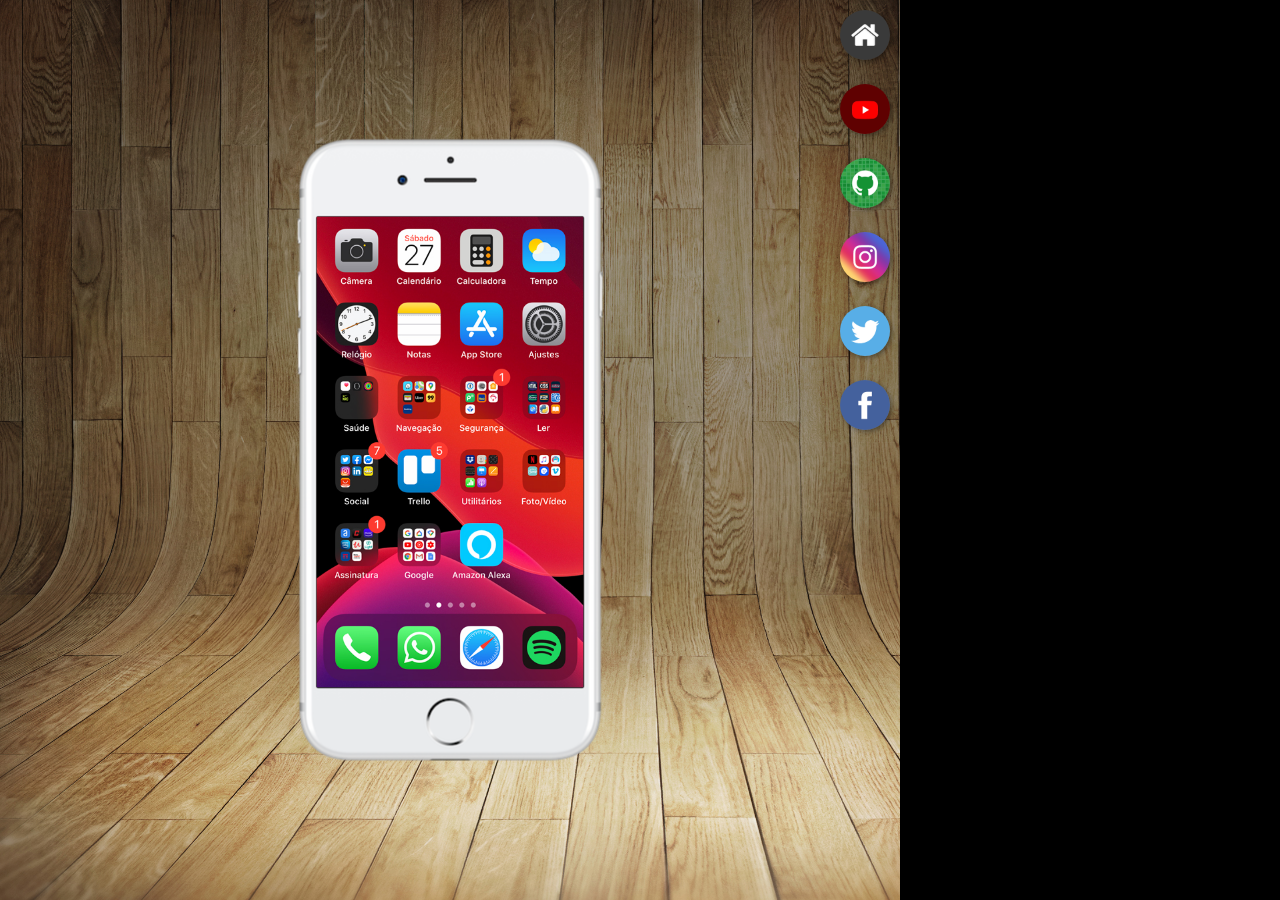
<file: index.html>
<!DOCTYPE html>
<html lang="pt-br">
<head>
    <meta charset="UTF-8">
    <meta name="viewport" content="width=device-width, initial-scale=1.0">
    <link rel="shortcut icon" href="favicon.ico" type="image/x-icon">
    <title>Projeto Redes Sociais</title>
    <link rel="stylesheet" href="estilos/styles.css">
</head>
<body>
    <main>
        <section id="telefone">
            <iframe src="home.html" name="tela" id="tela" frameborder="0">
                Seu navegador não suporta iframes.
            </iframe>


        </section>

        <section id="redes-sociais">

            <a href="home.html" target="tela"><img src="imagens/logo-home.jpg" alt="Home"></a><br>
            
            <a href="youtube.html" target="tela"><img src="imagens/logo-youtube.jpg" alt="YouTube"></a><br>

            <a href="github.html" target="tela"><img src="imagens/logo-github.jpg" alt="GitHub"></a><br>

            <a href="instagram.html" target="tela"><img src="imagens/logo-instagram.jpg" alt="Instagram"></a><br>

            <a href="twitter.html" target="tela"><img src="imagens/logo-twitter.jpg" alt="Twitter"></a><br>

            <a href="facebook.html" target="tela"><img src="imagens/logo-facebook.jpg" alt="Facebook"></a><br>
           



        </section>



    </main>
</body>
</html>
</file>
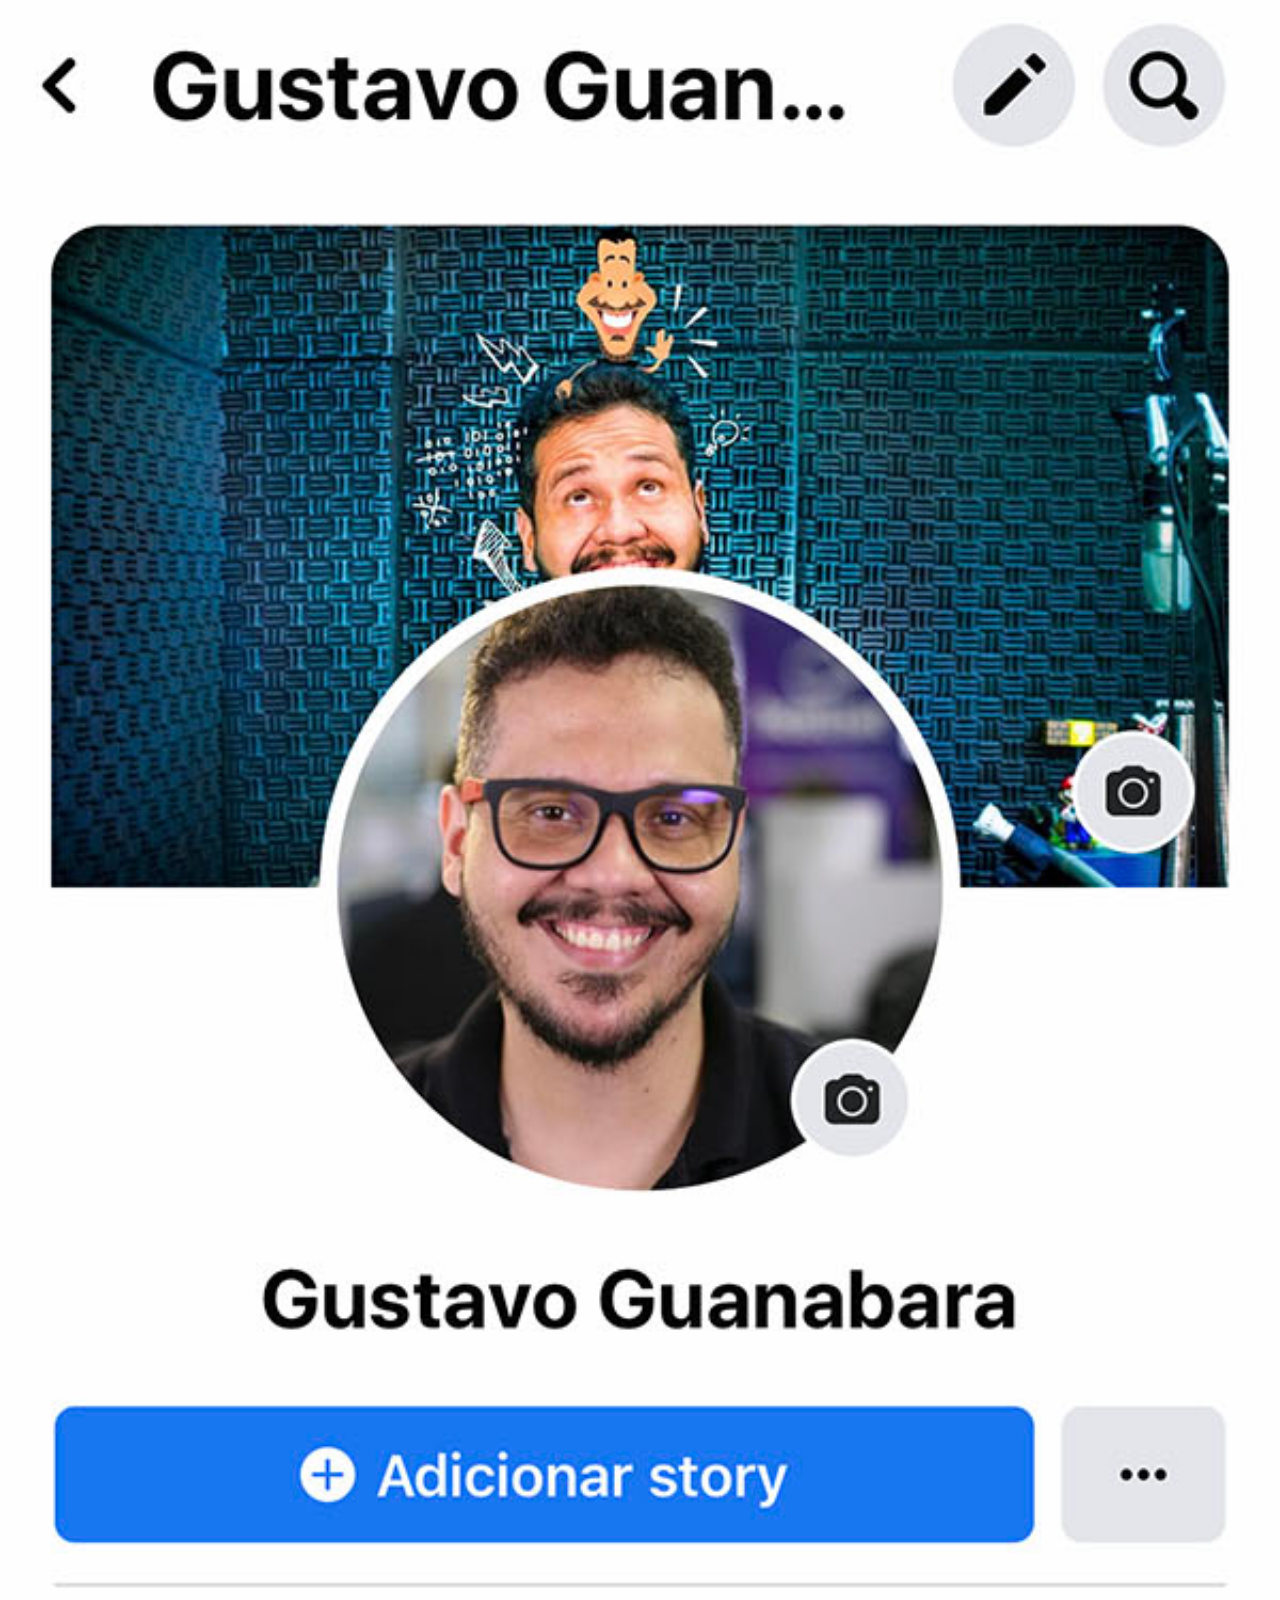
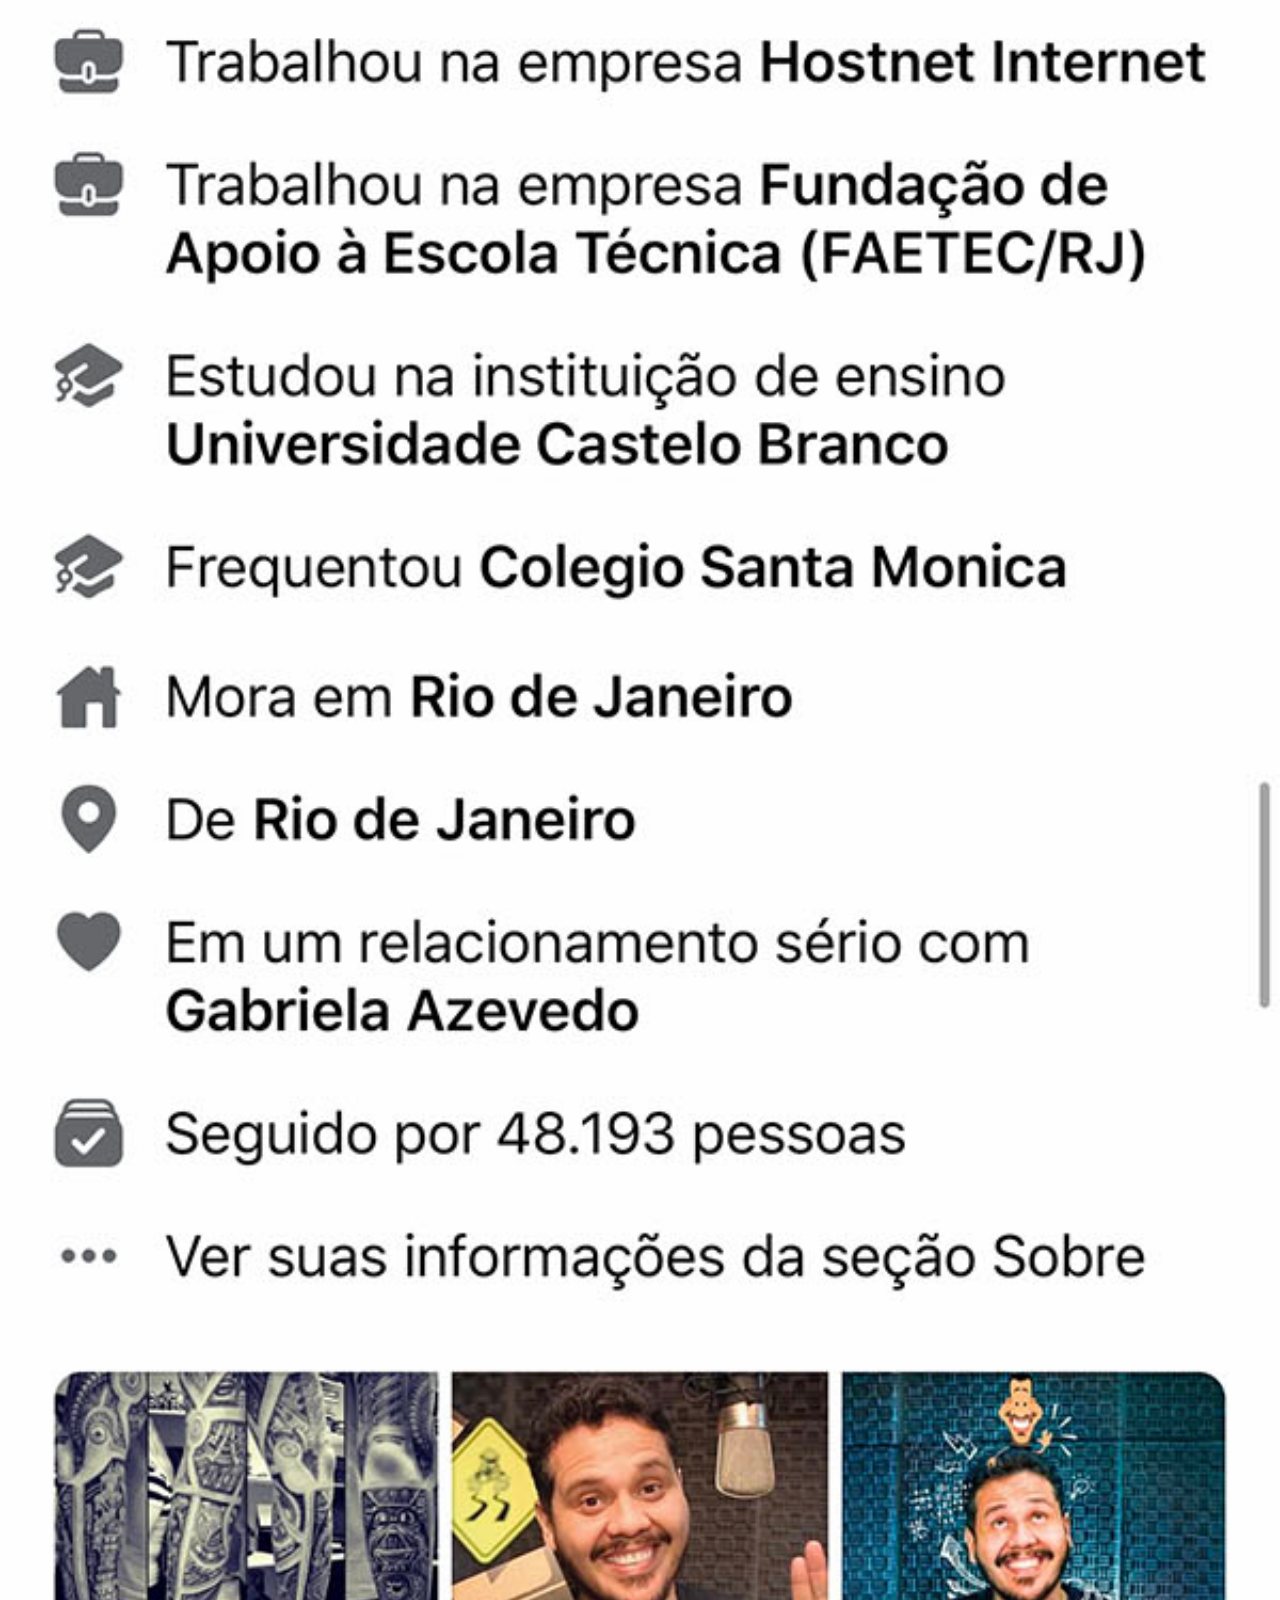
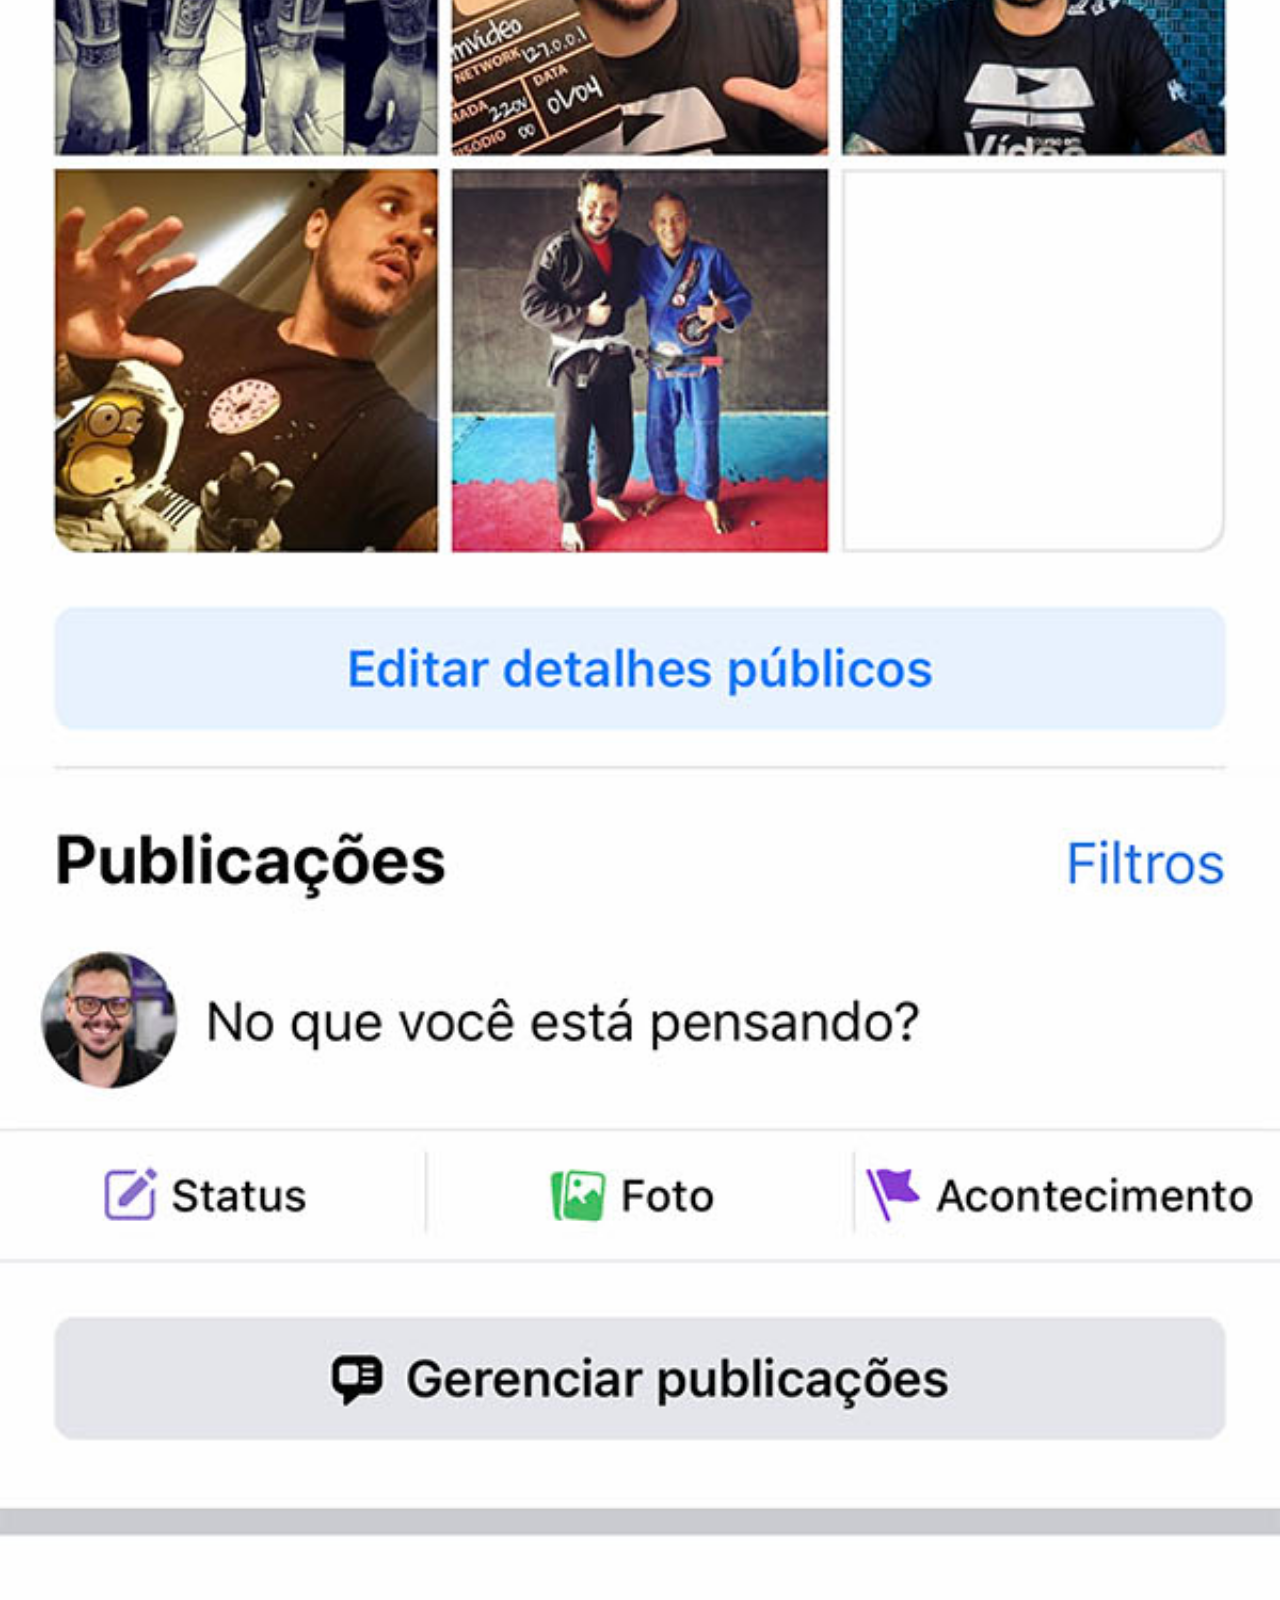
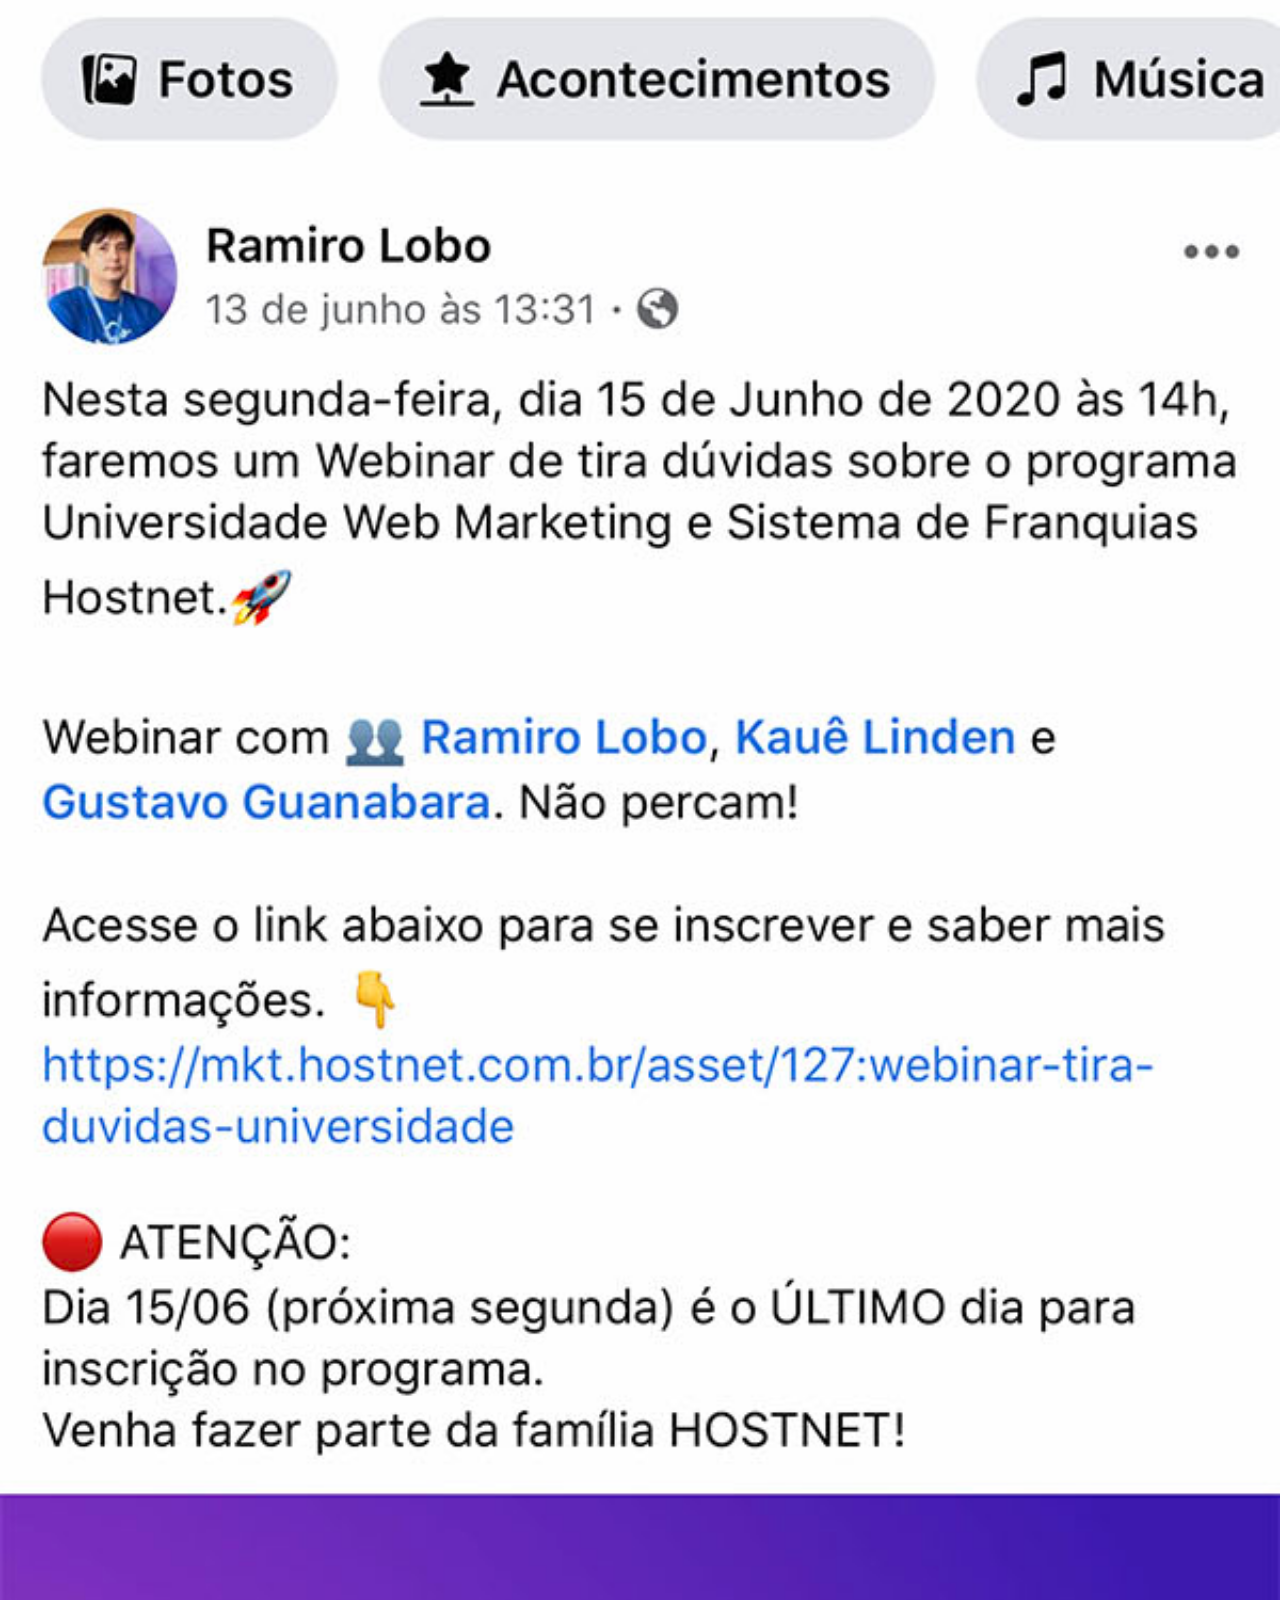
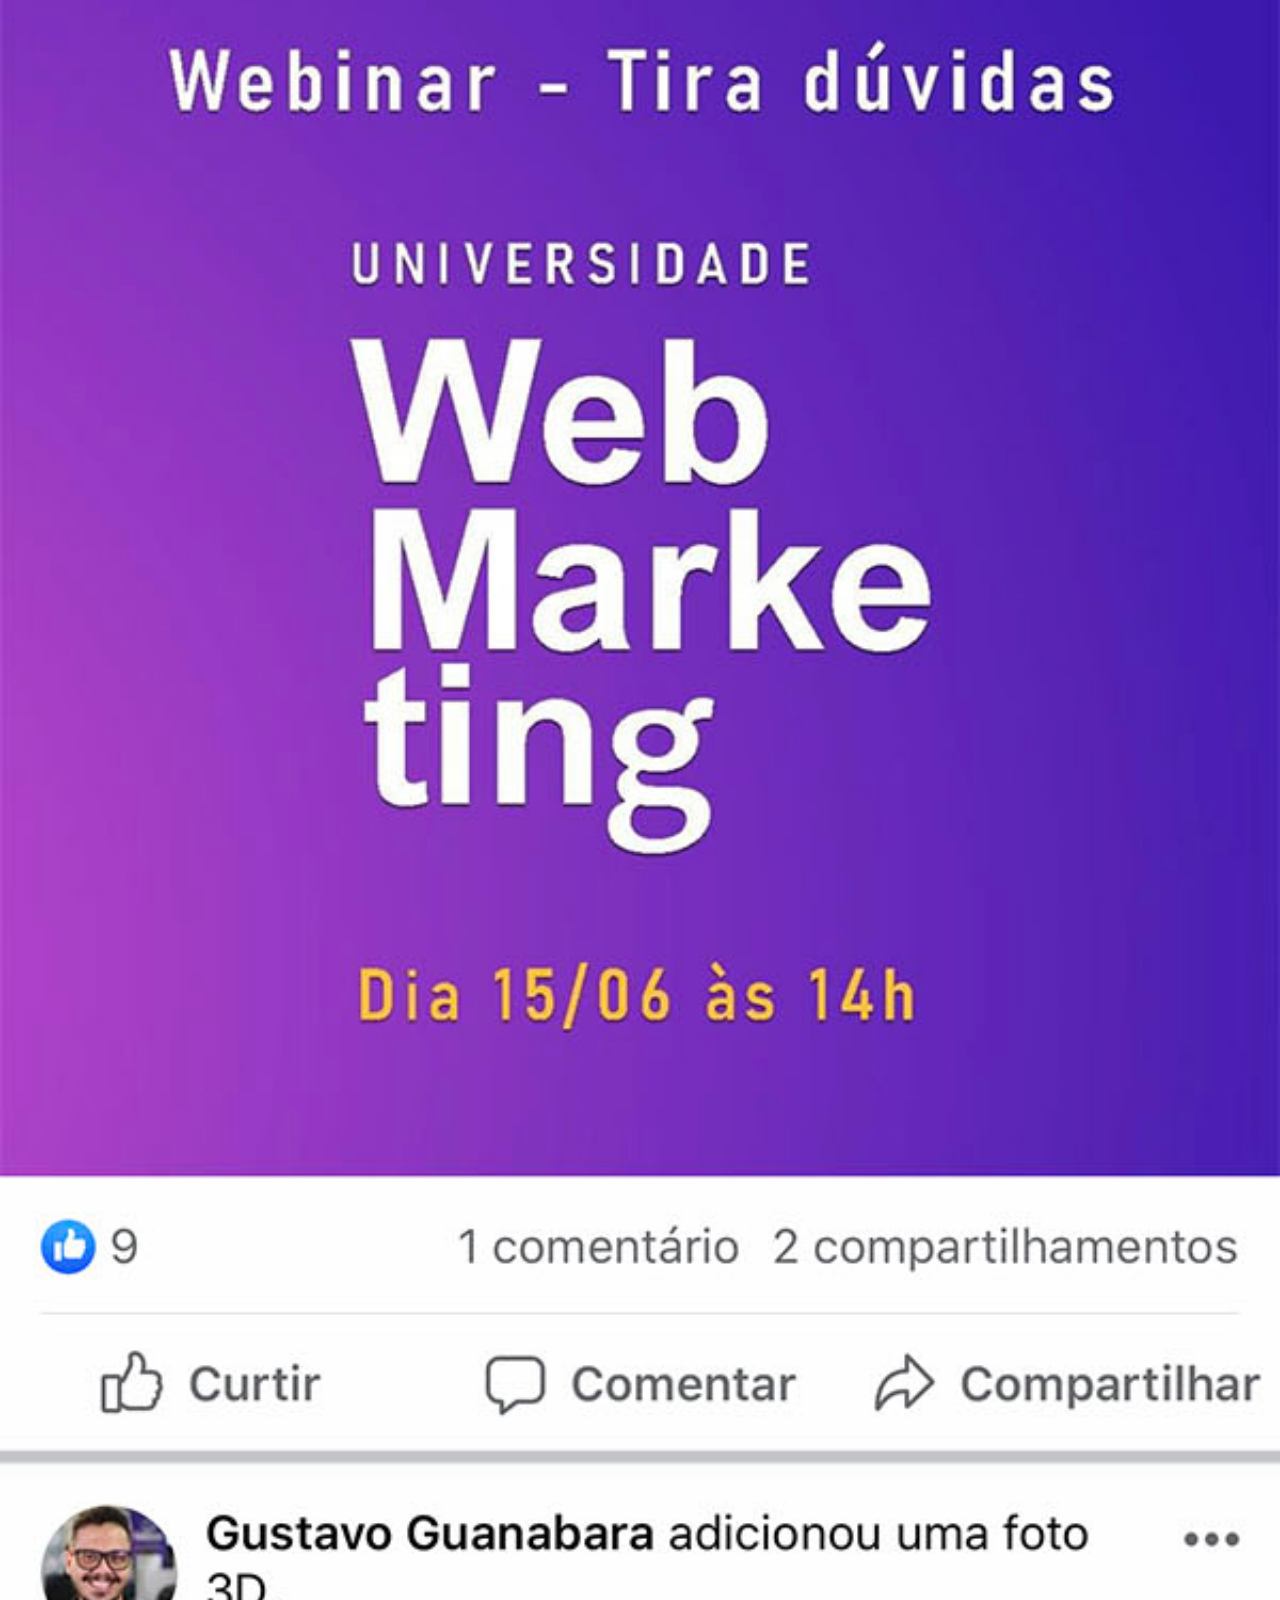
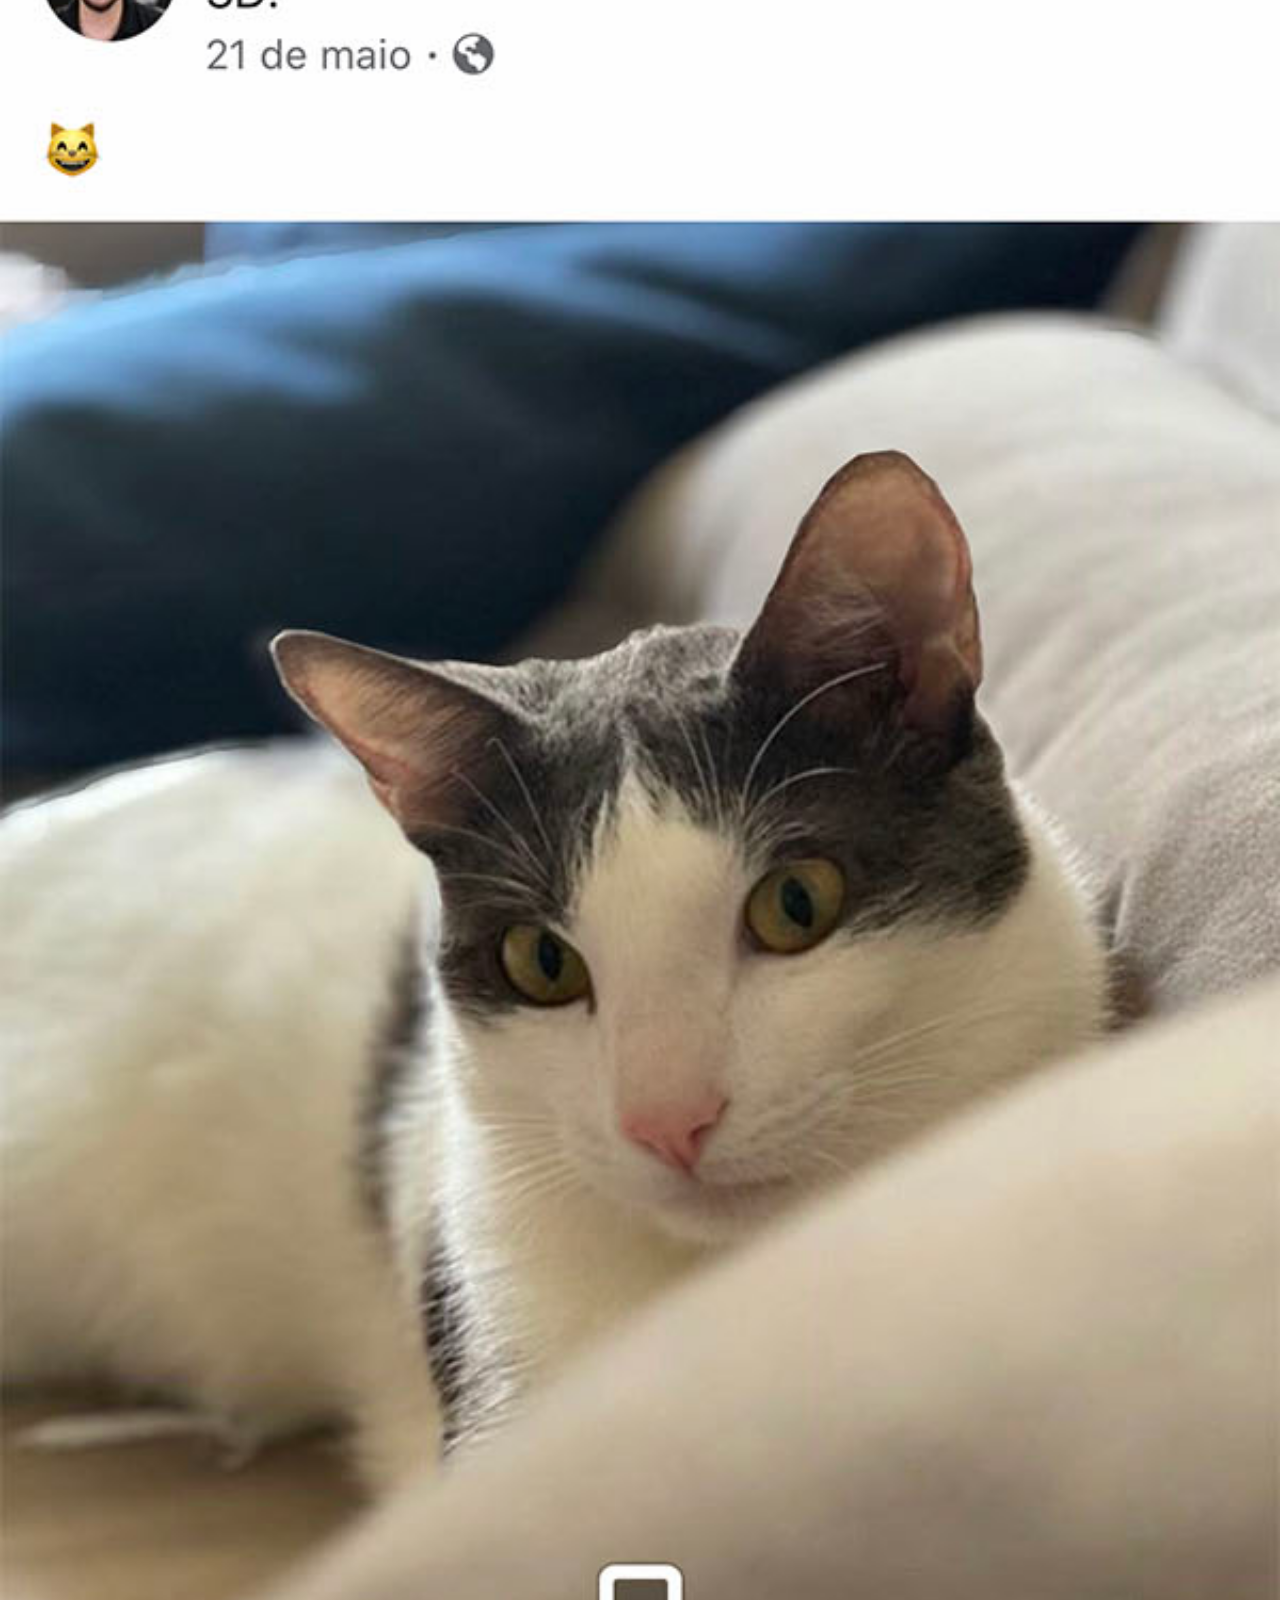
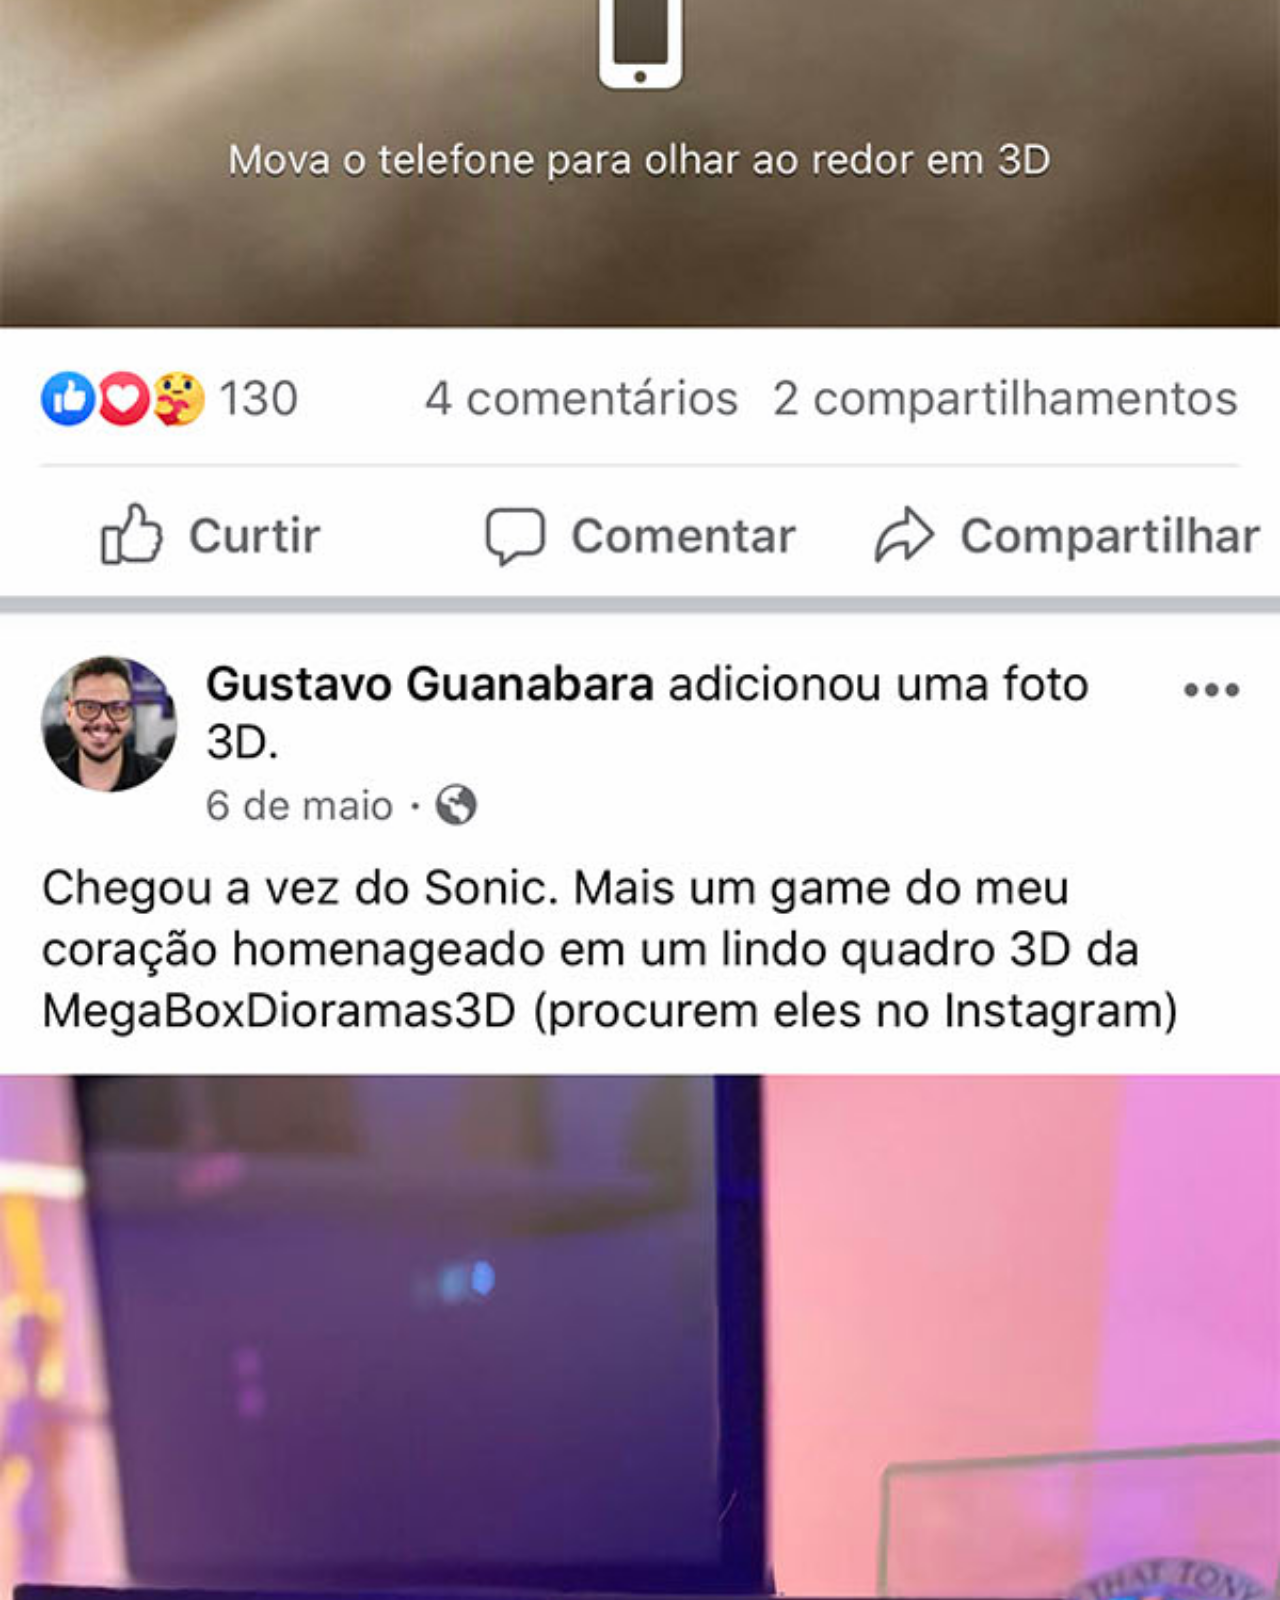
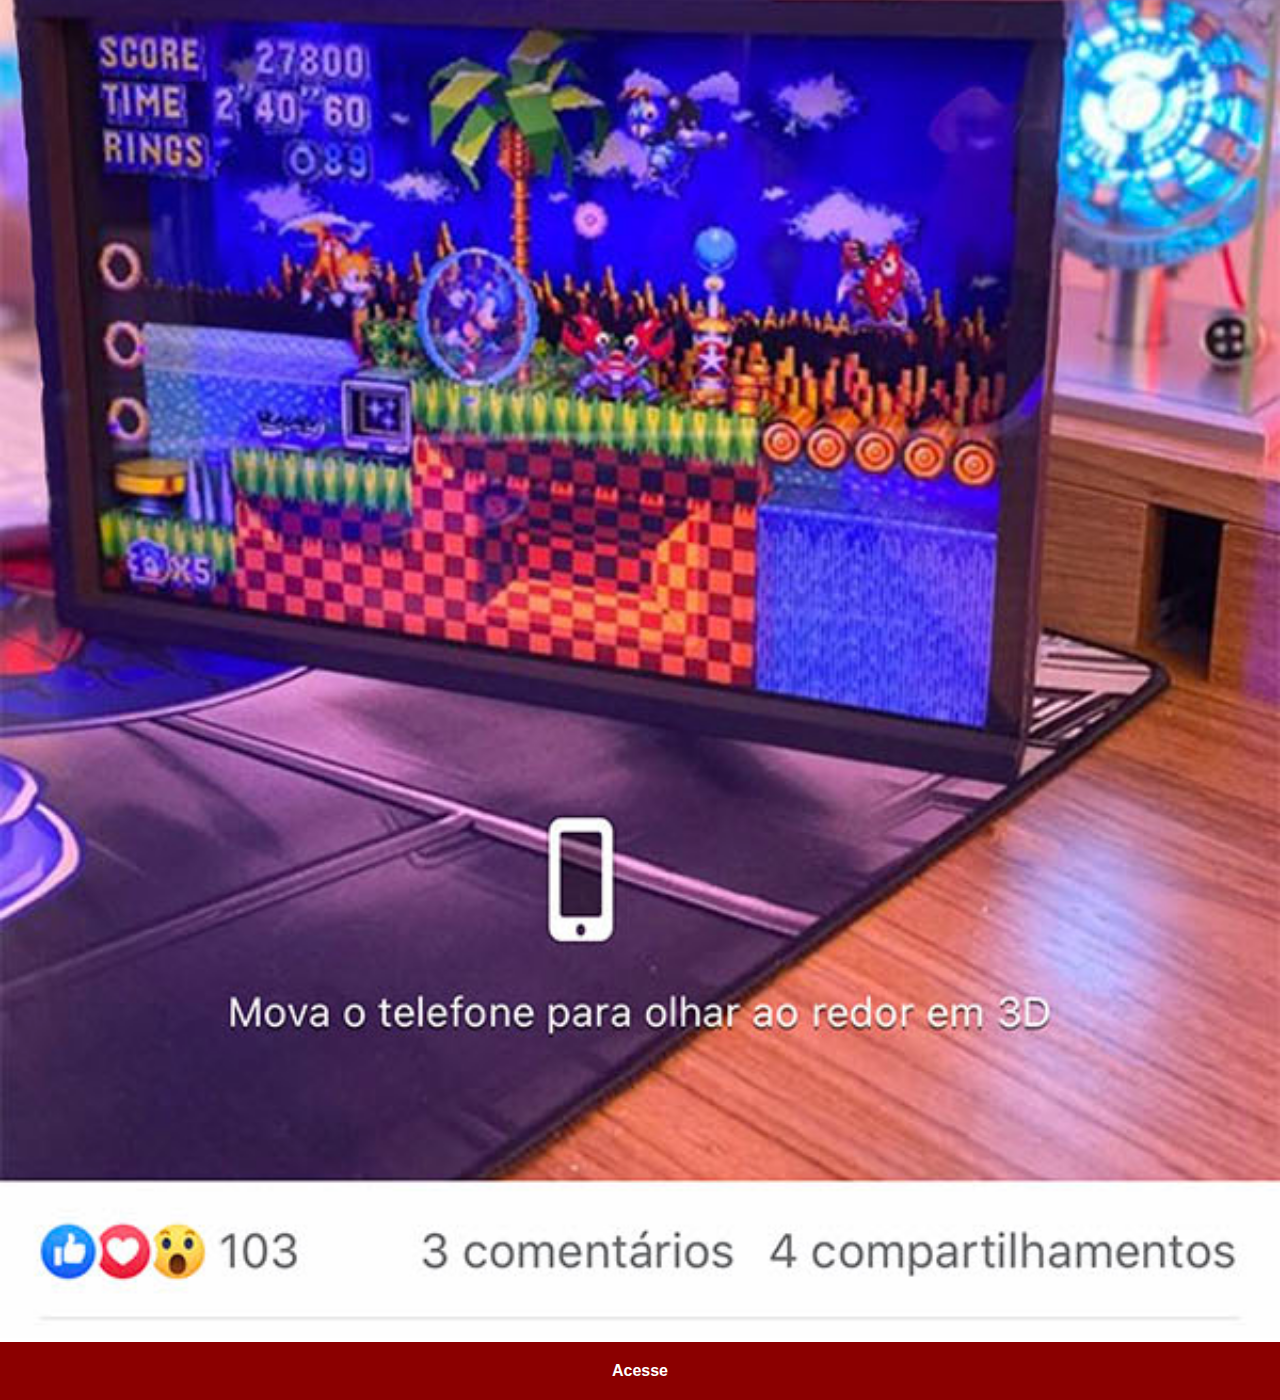
<file: facebook.html>
<!DOCTYPE html>
<html lang="pt-br">
<head>
    <meta charset="UTF-8">
    <meta name="viewport" content="width=device-width, initial-scale=1.0">
    <title>Facebook</title>
    <link rel="stylesheet" href="estilos/social.css">
</head>
<body>
    <img src="imagens/tela-facebook.jpg" alt="Facebook">
    <a href="https://www.facebook.com/gustavoguanabara/" target="_blank">Acesse</a>
    
</body>
</html>
</file>
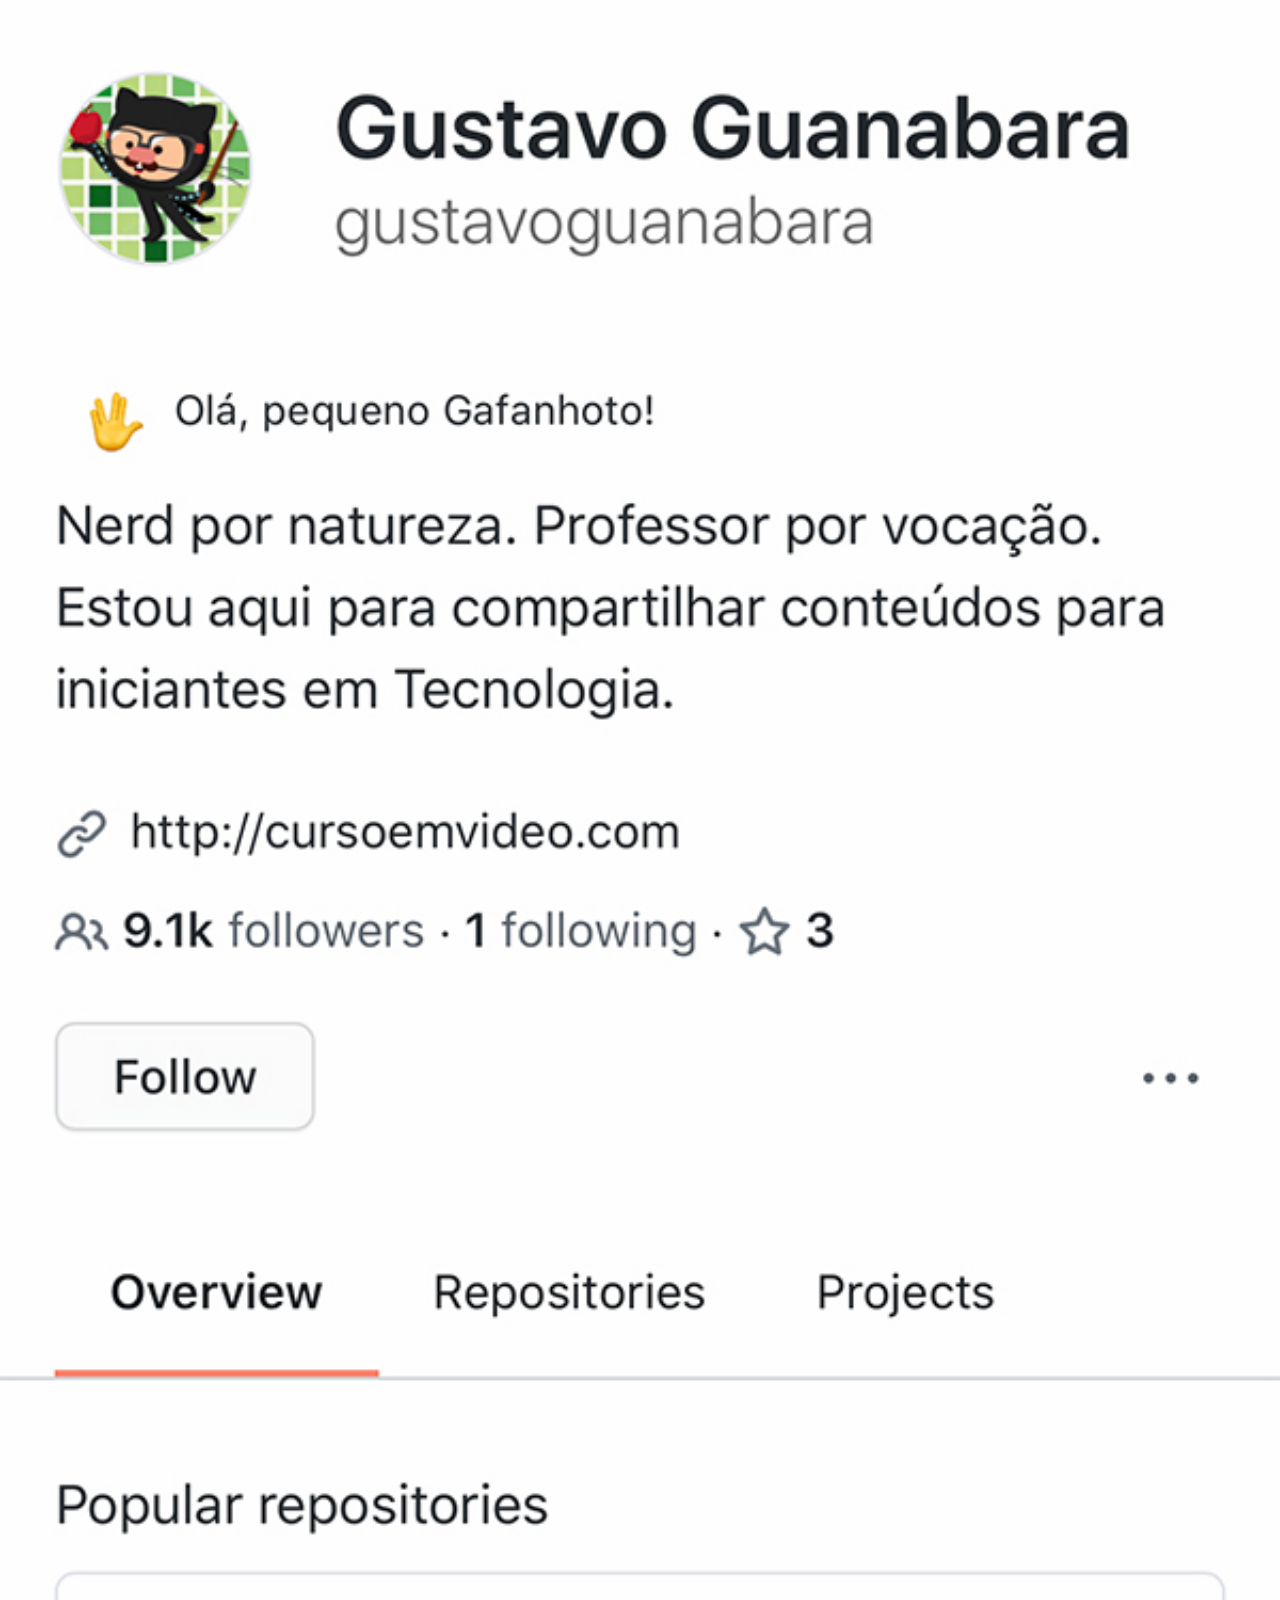
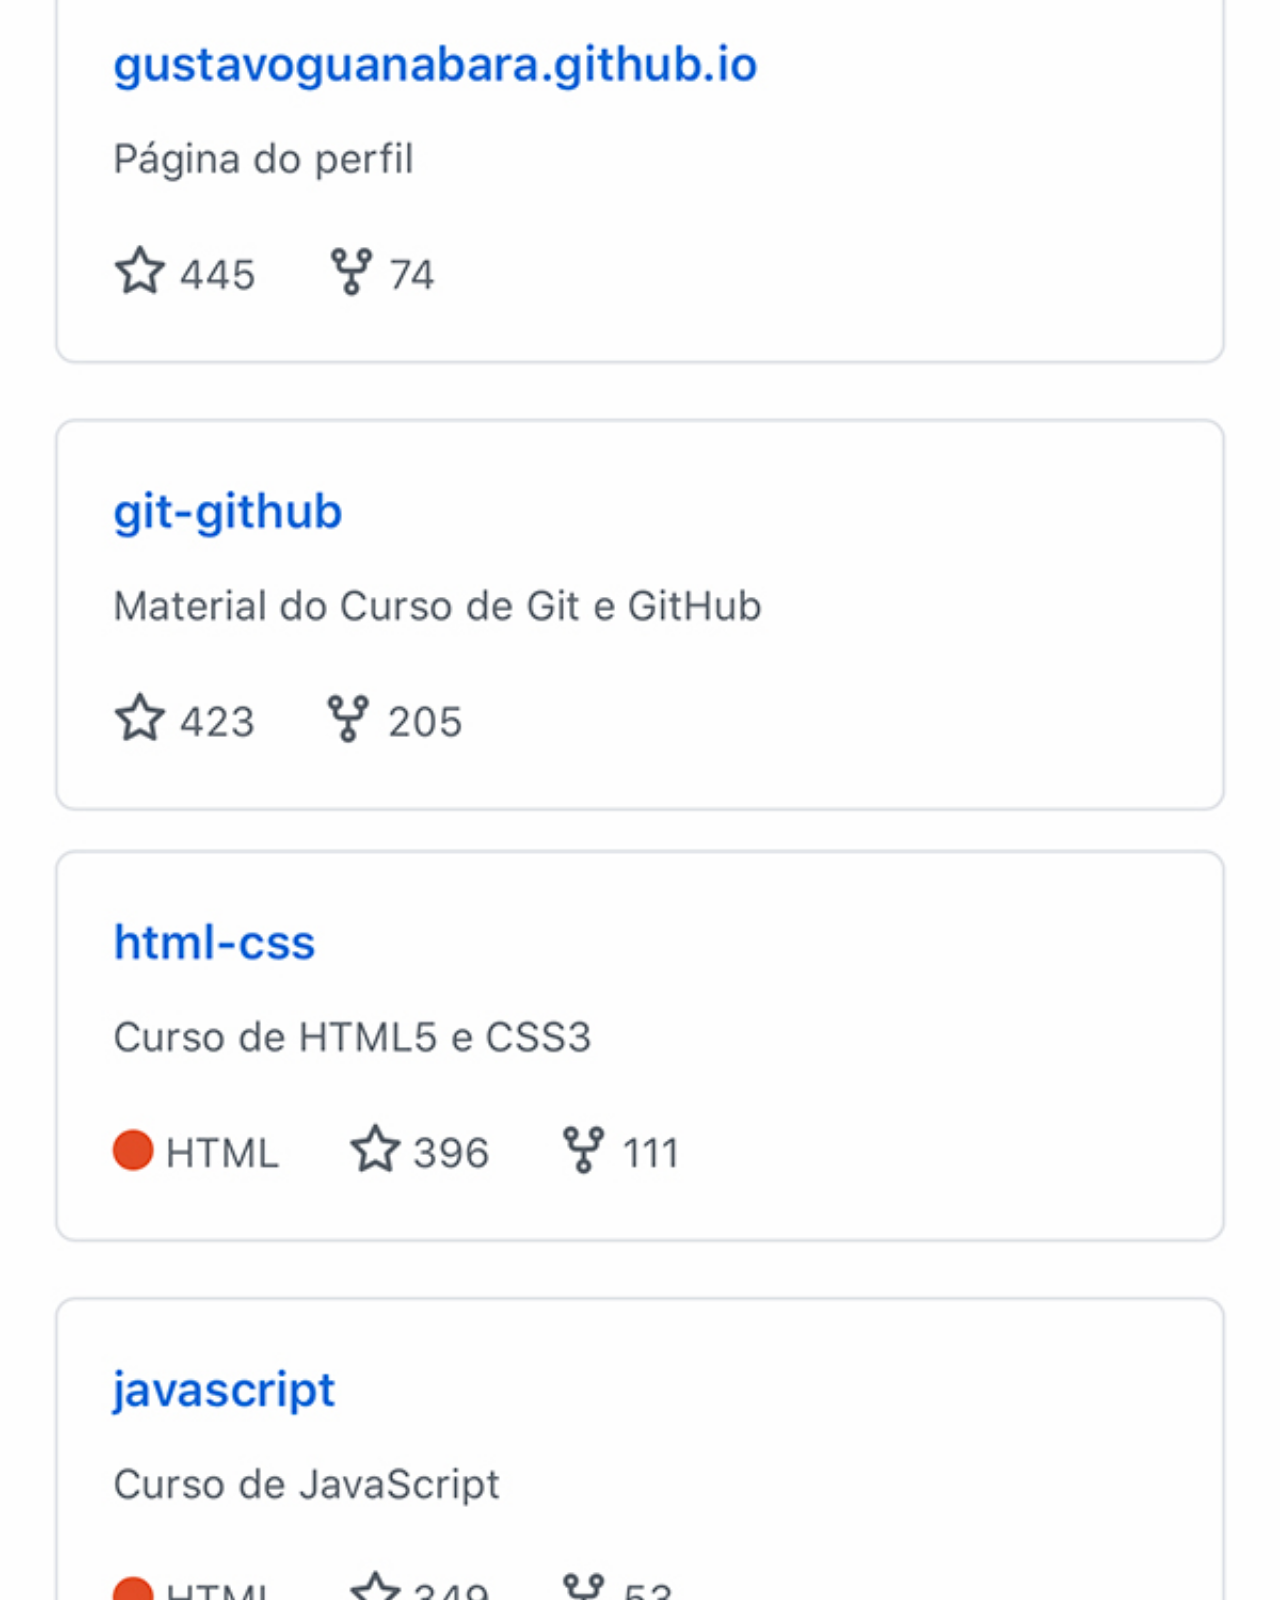
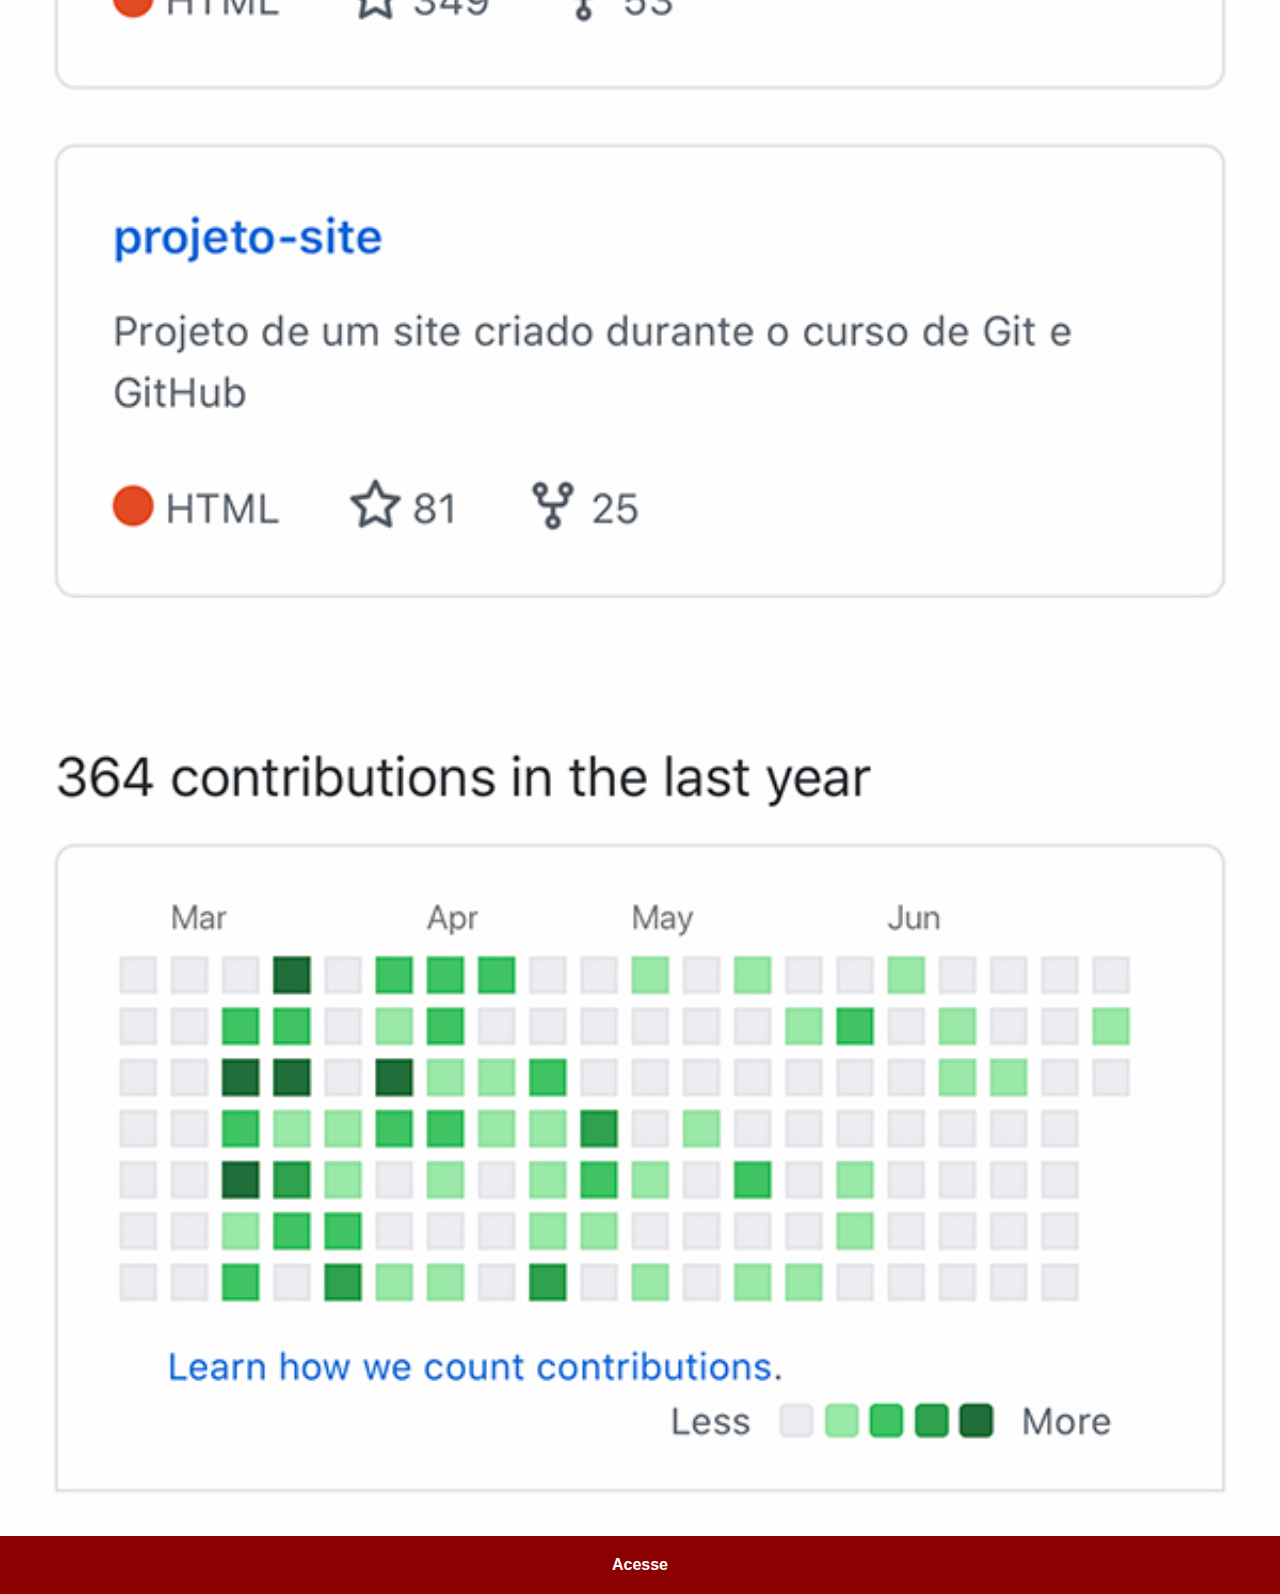
<file: github.html>
<!DOCTYPE html>
<html lang="pt-br">
<head>
    <meta charset="UTF-8">
    <meta name="viewport" content="width=device-width, initial-scale=1.0">
    <title>GitHub</title>
    <link rel="stylesheet" href="estilos/social.css">
</head>
<body>
    <img src="imagens/tela-github.jpg" alt="GitHub">
    <a href="https://github.com/gustavogunabara/" target="_blank">Acesse</a>
</body>
</html>
</file>
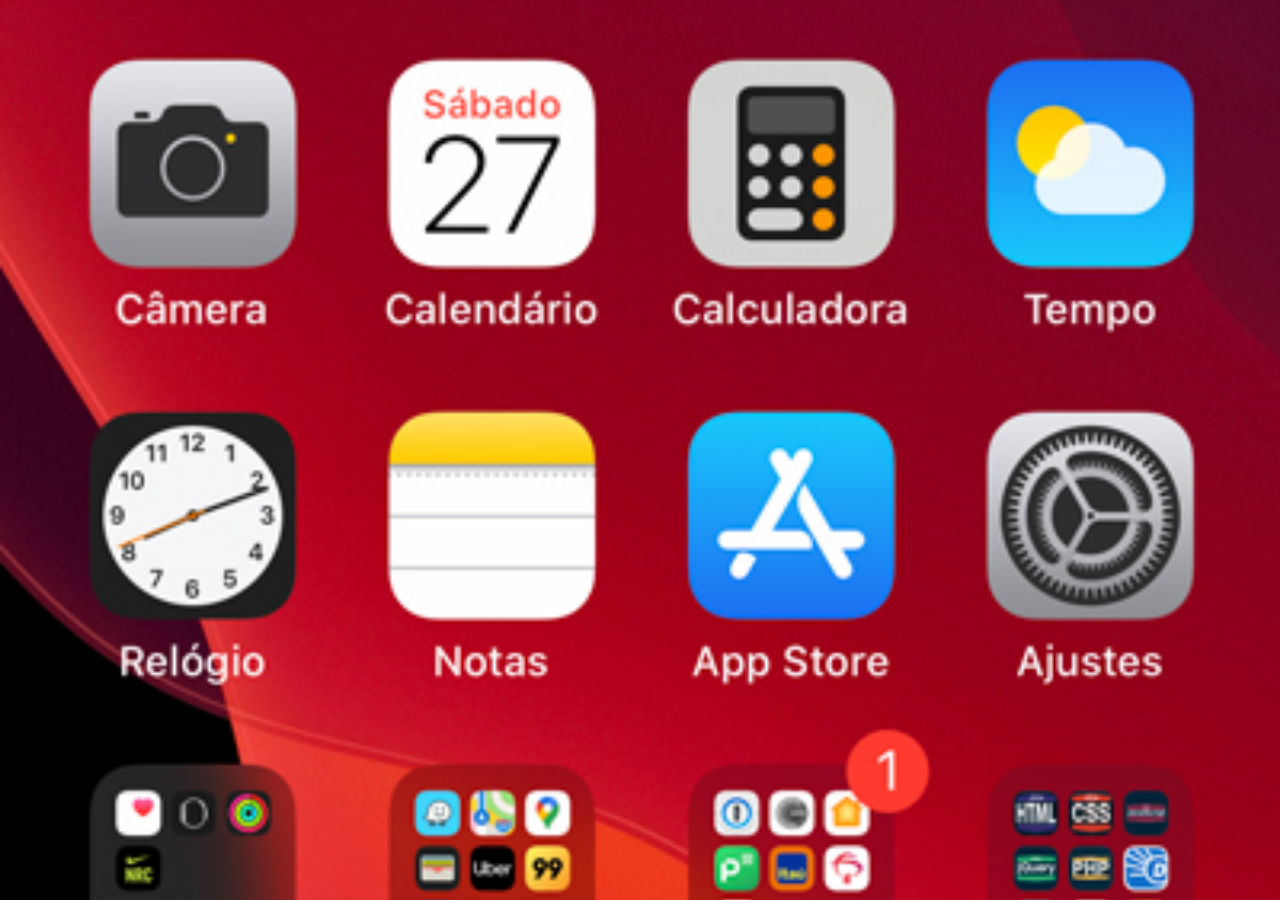
<file: home.html>
<!DOCTYPE html>
<html lang="pt-br">
<head>
    <meta charset="UTF-8">
    <meta name="viewport" content="width=device-width, initial-scale=1.0">
    <title>Home</title>
</head>

<style>
    * {
        margin: 0;
        padding: 0;
        
    }

    body{
        width: 100vw;
        height: 100vh;
        background: black url('imagens/tela-home.jpg') no-repeat top center;
        background-size: cover;

    }   


</style>
<body>
    
</body>
</html>
</file>
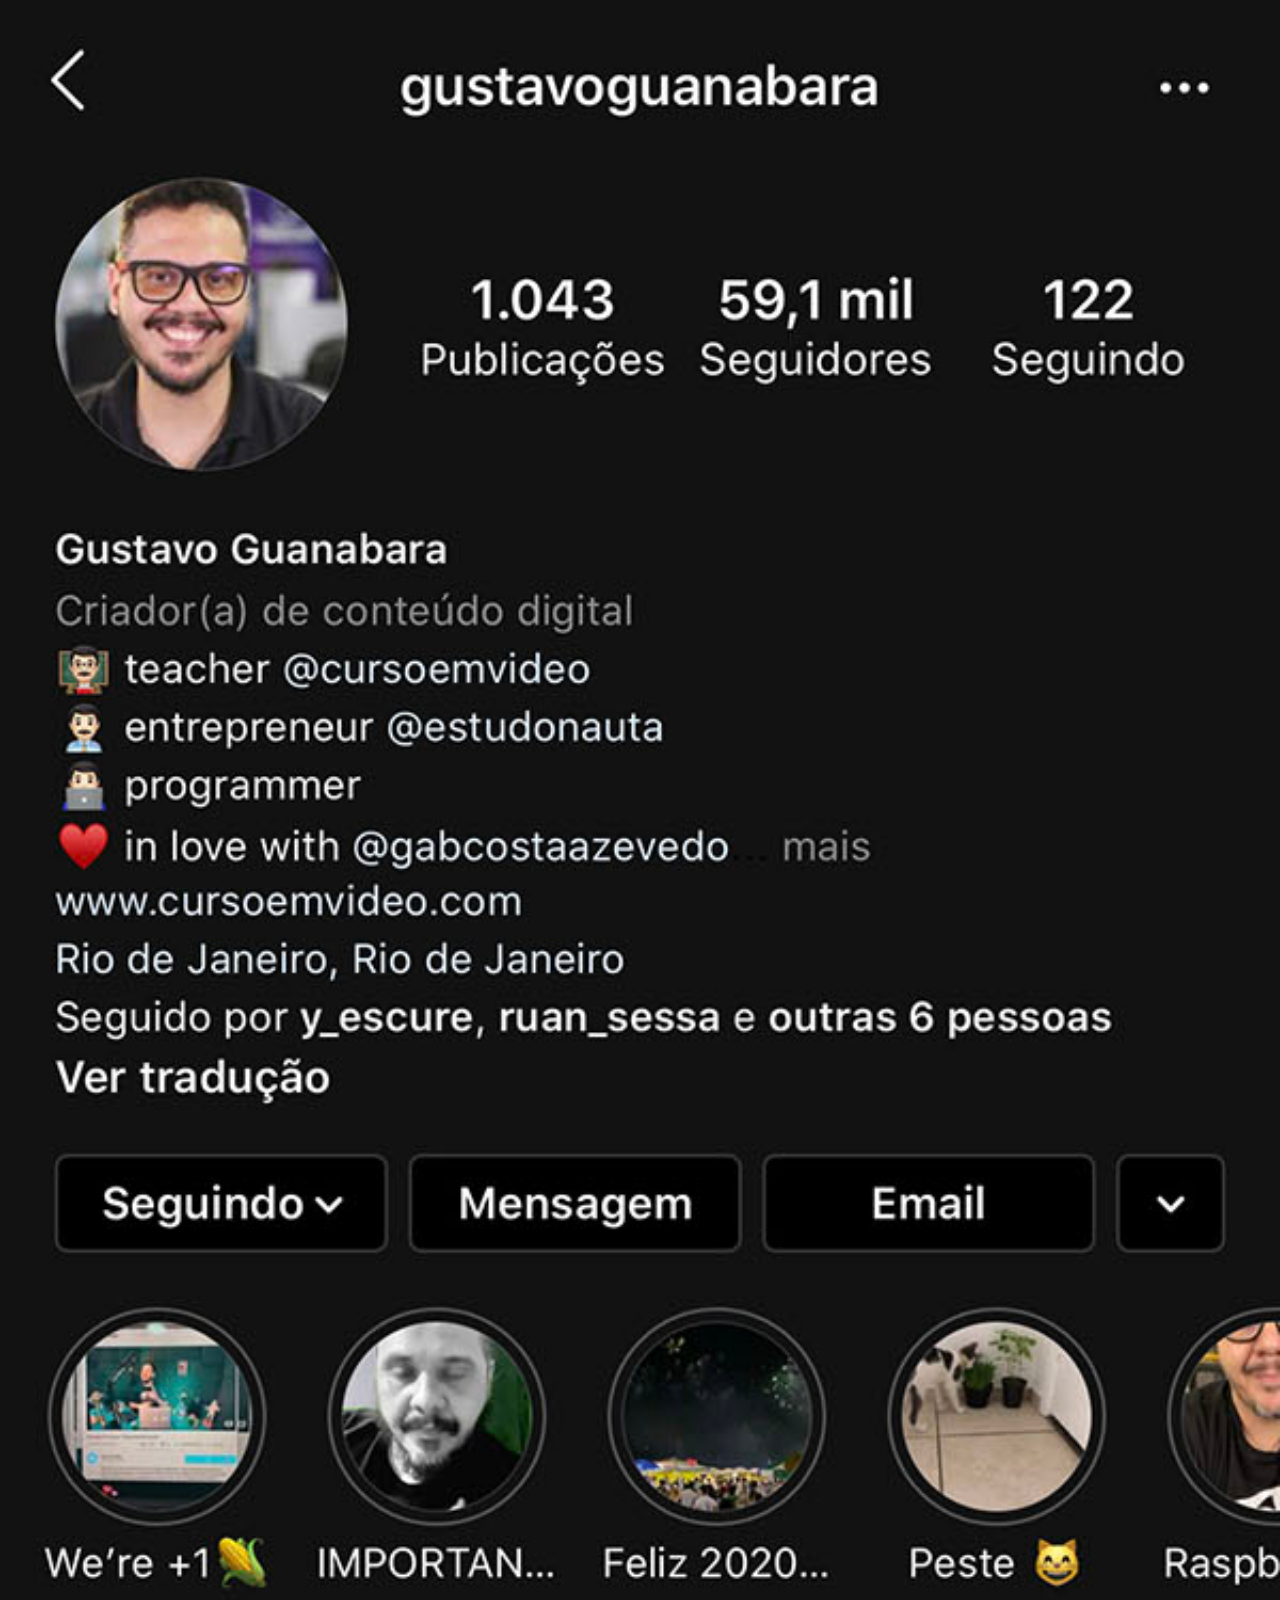
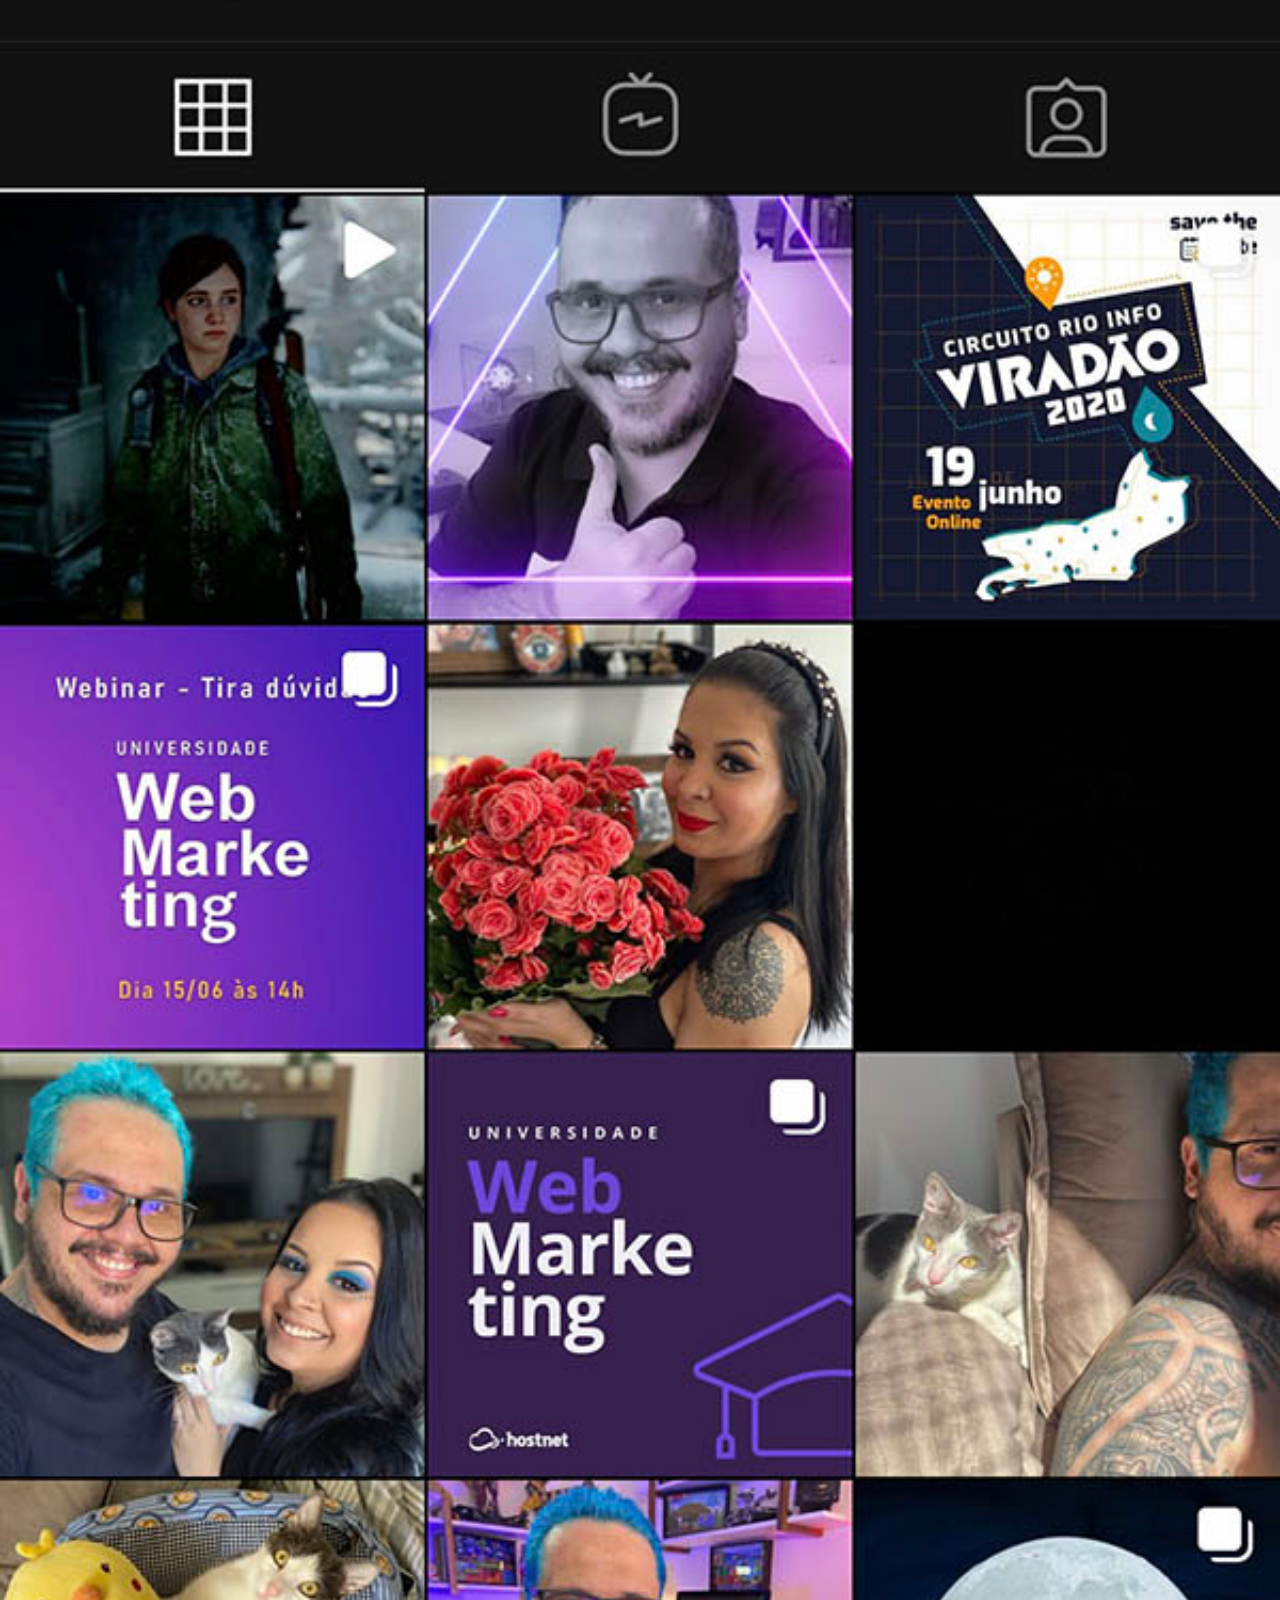
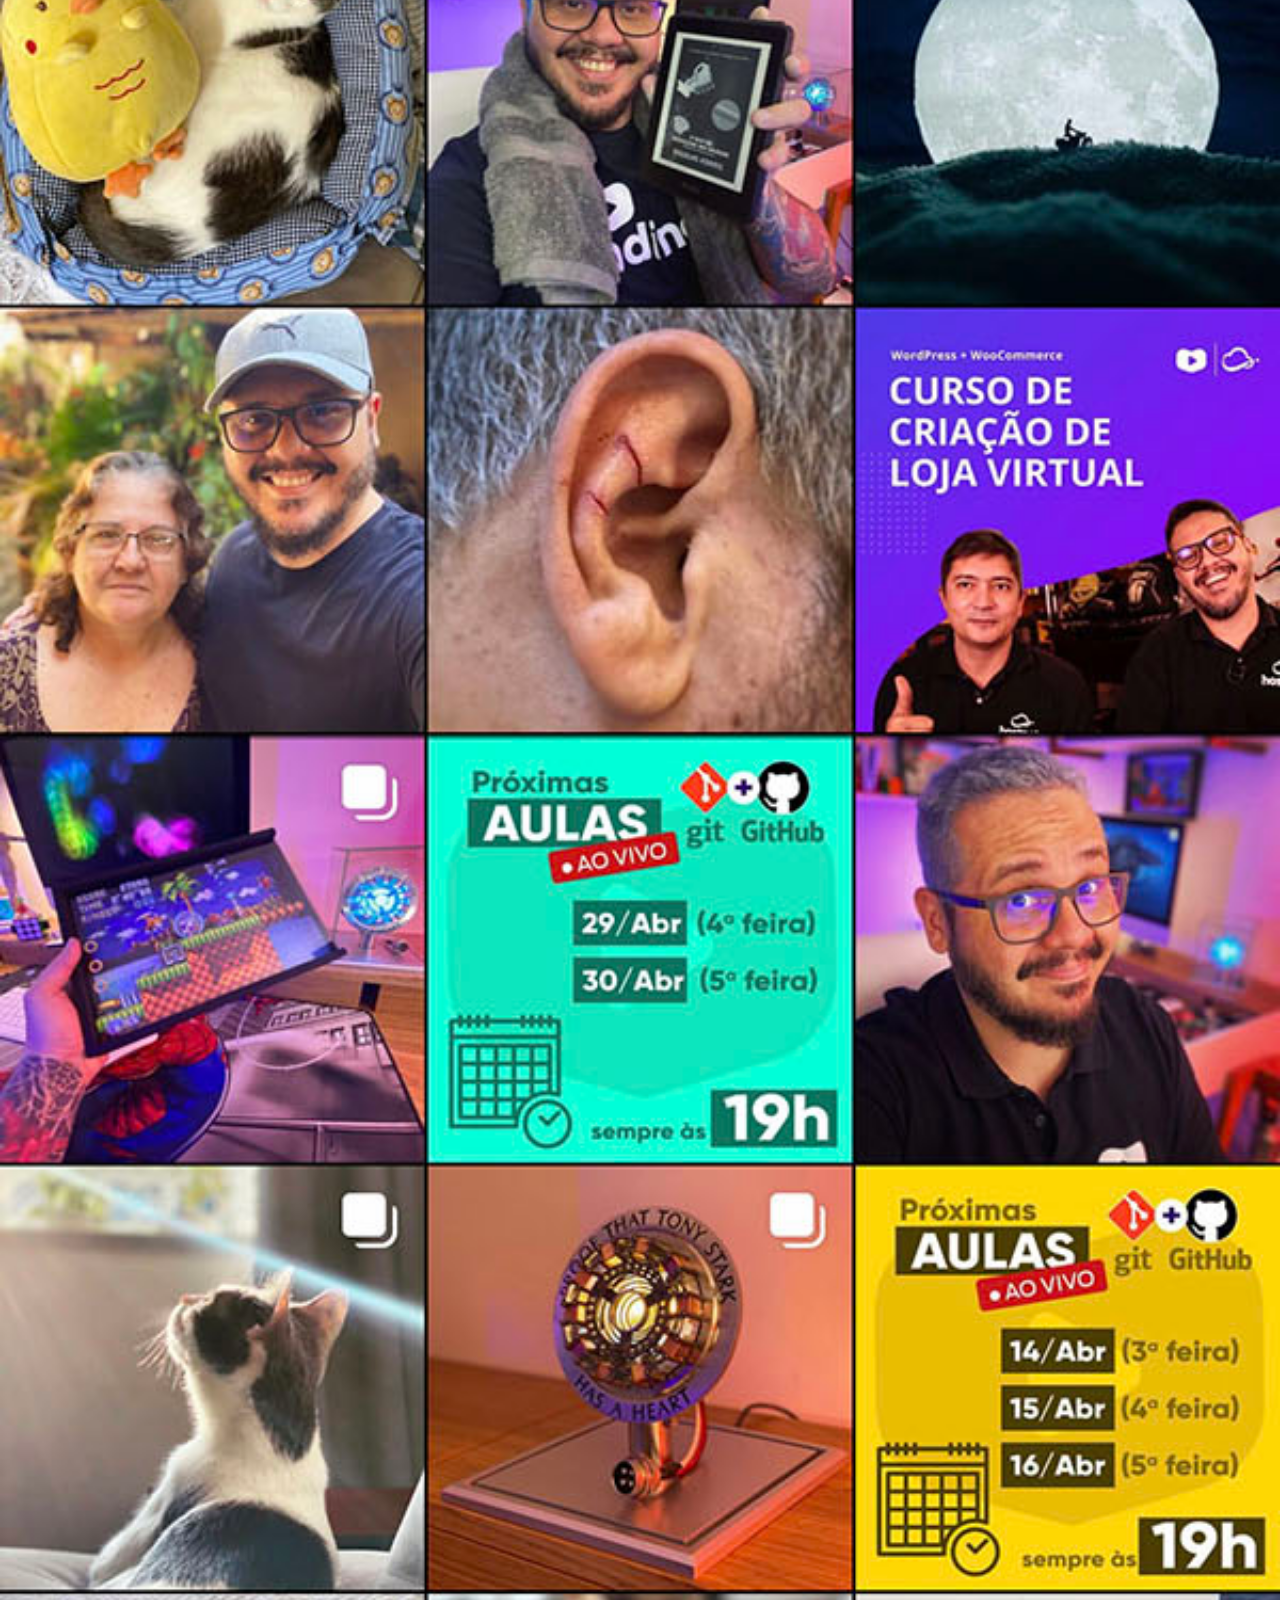
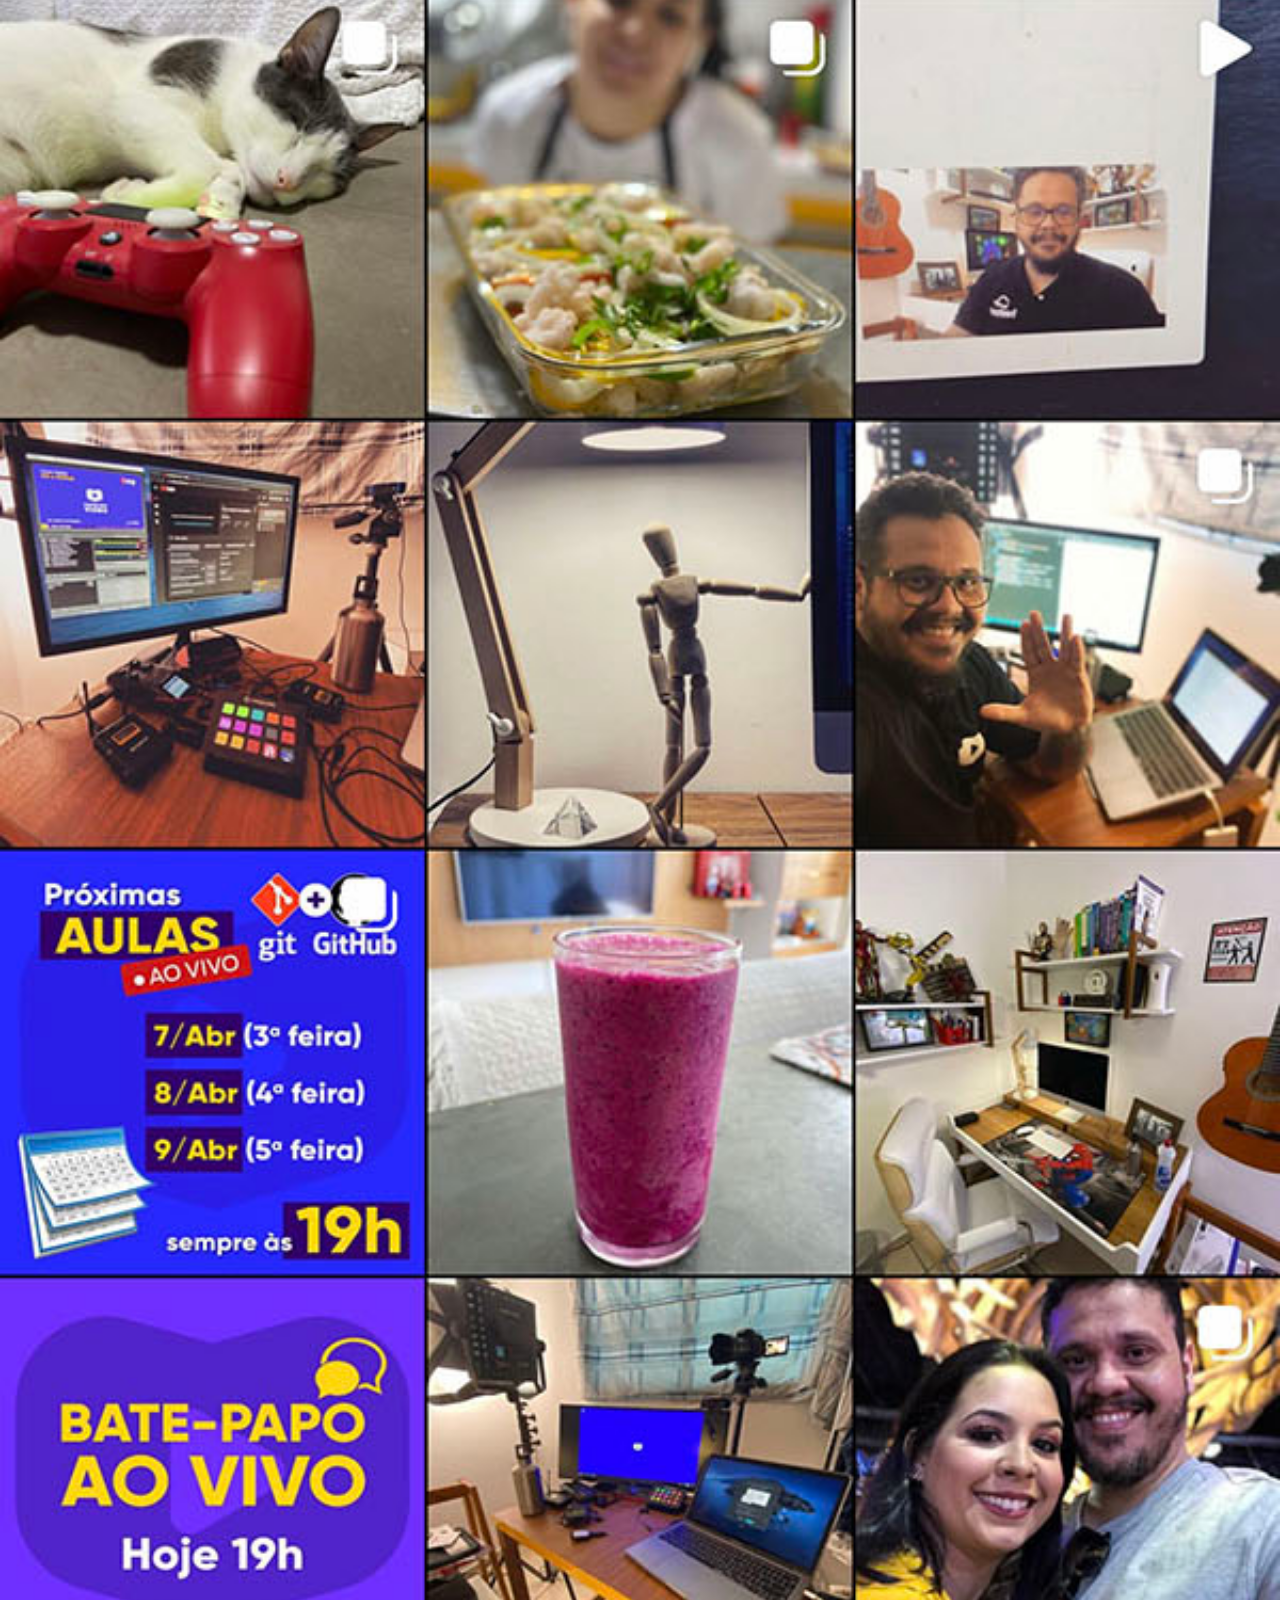
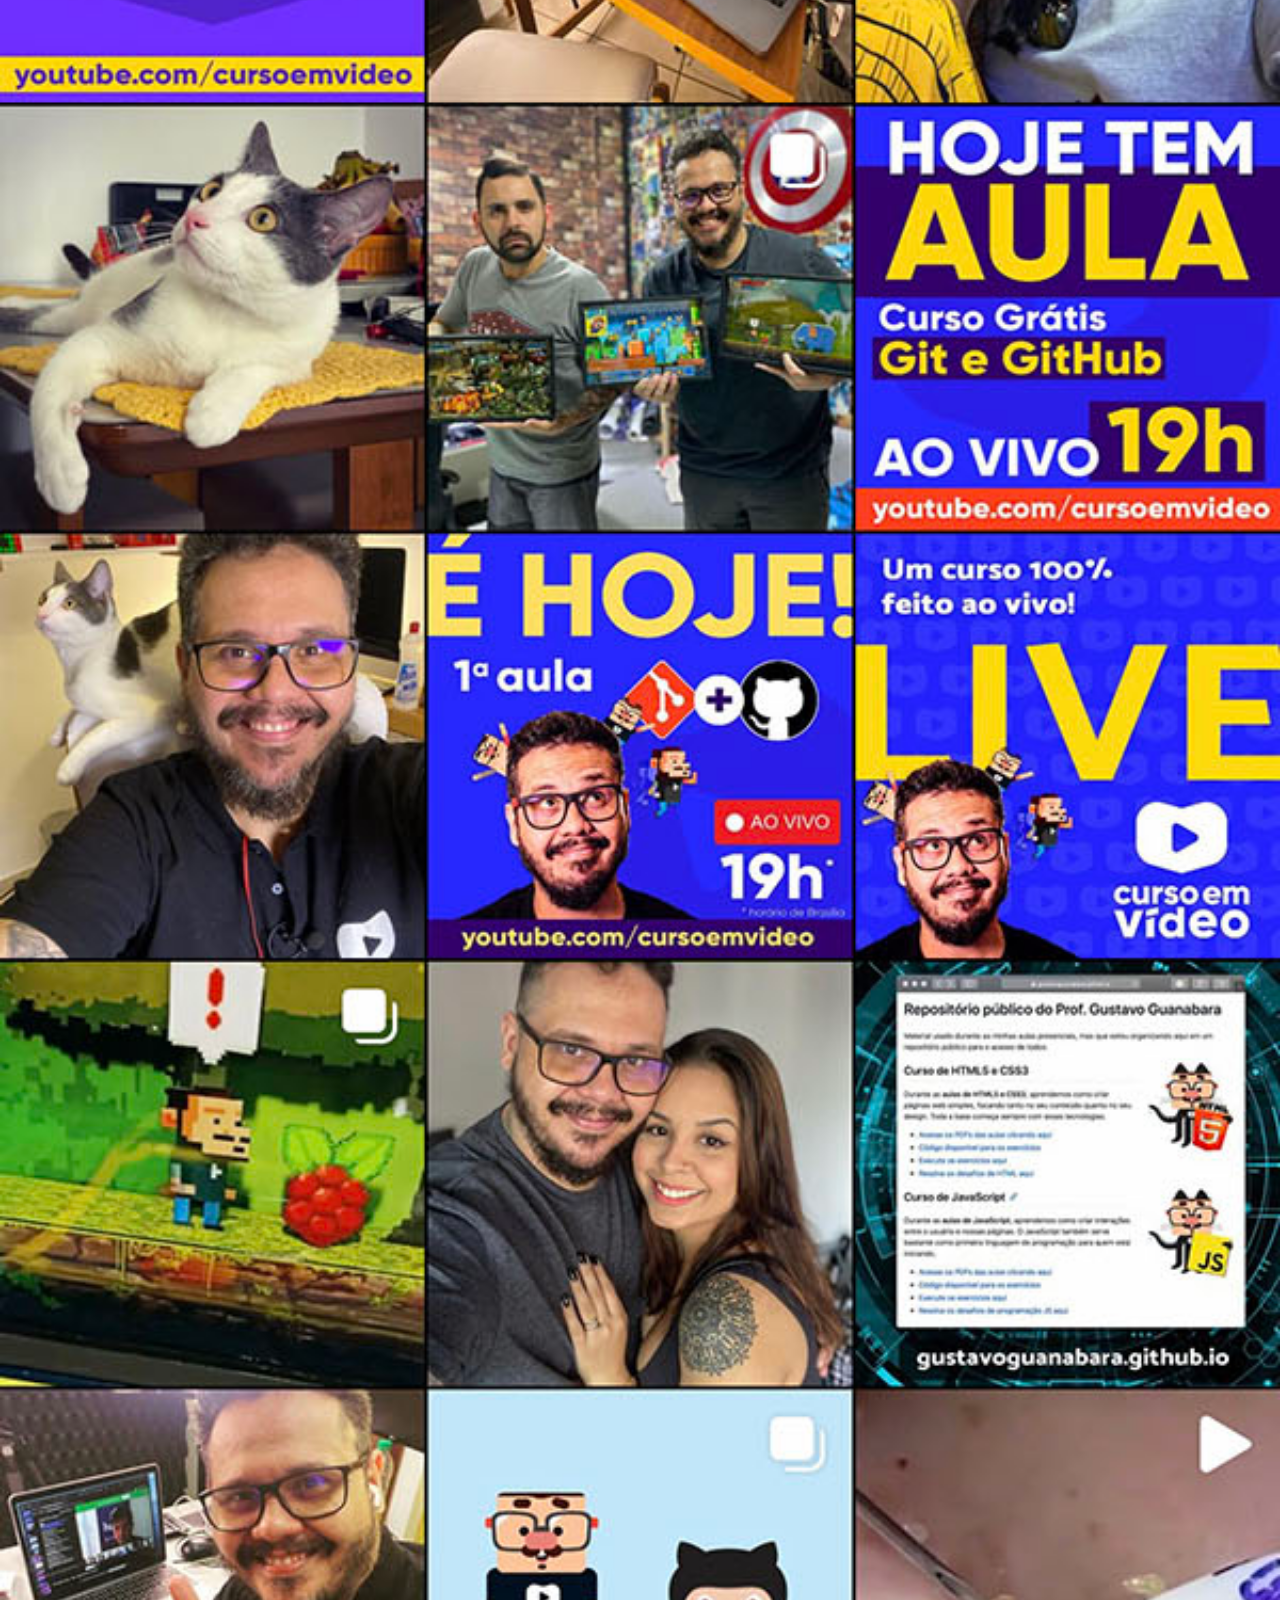
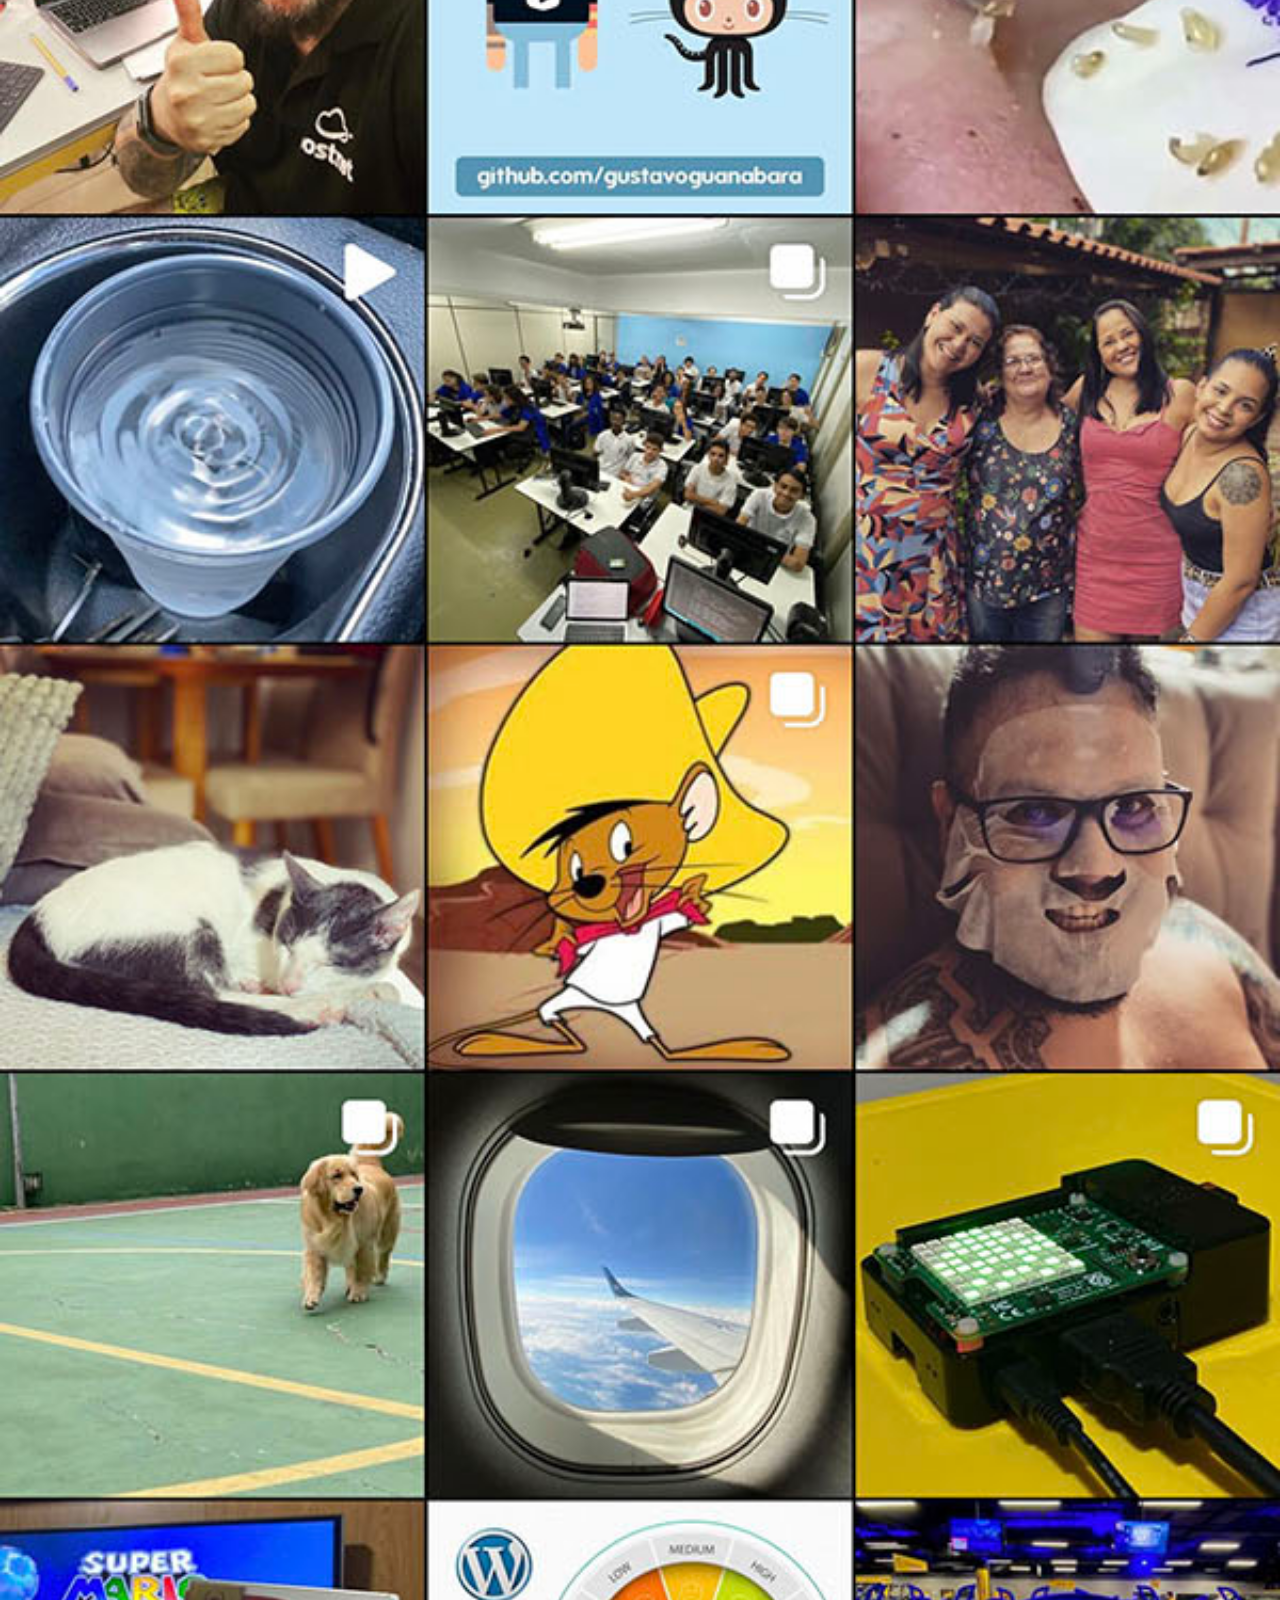
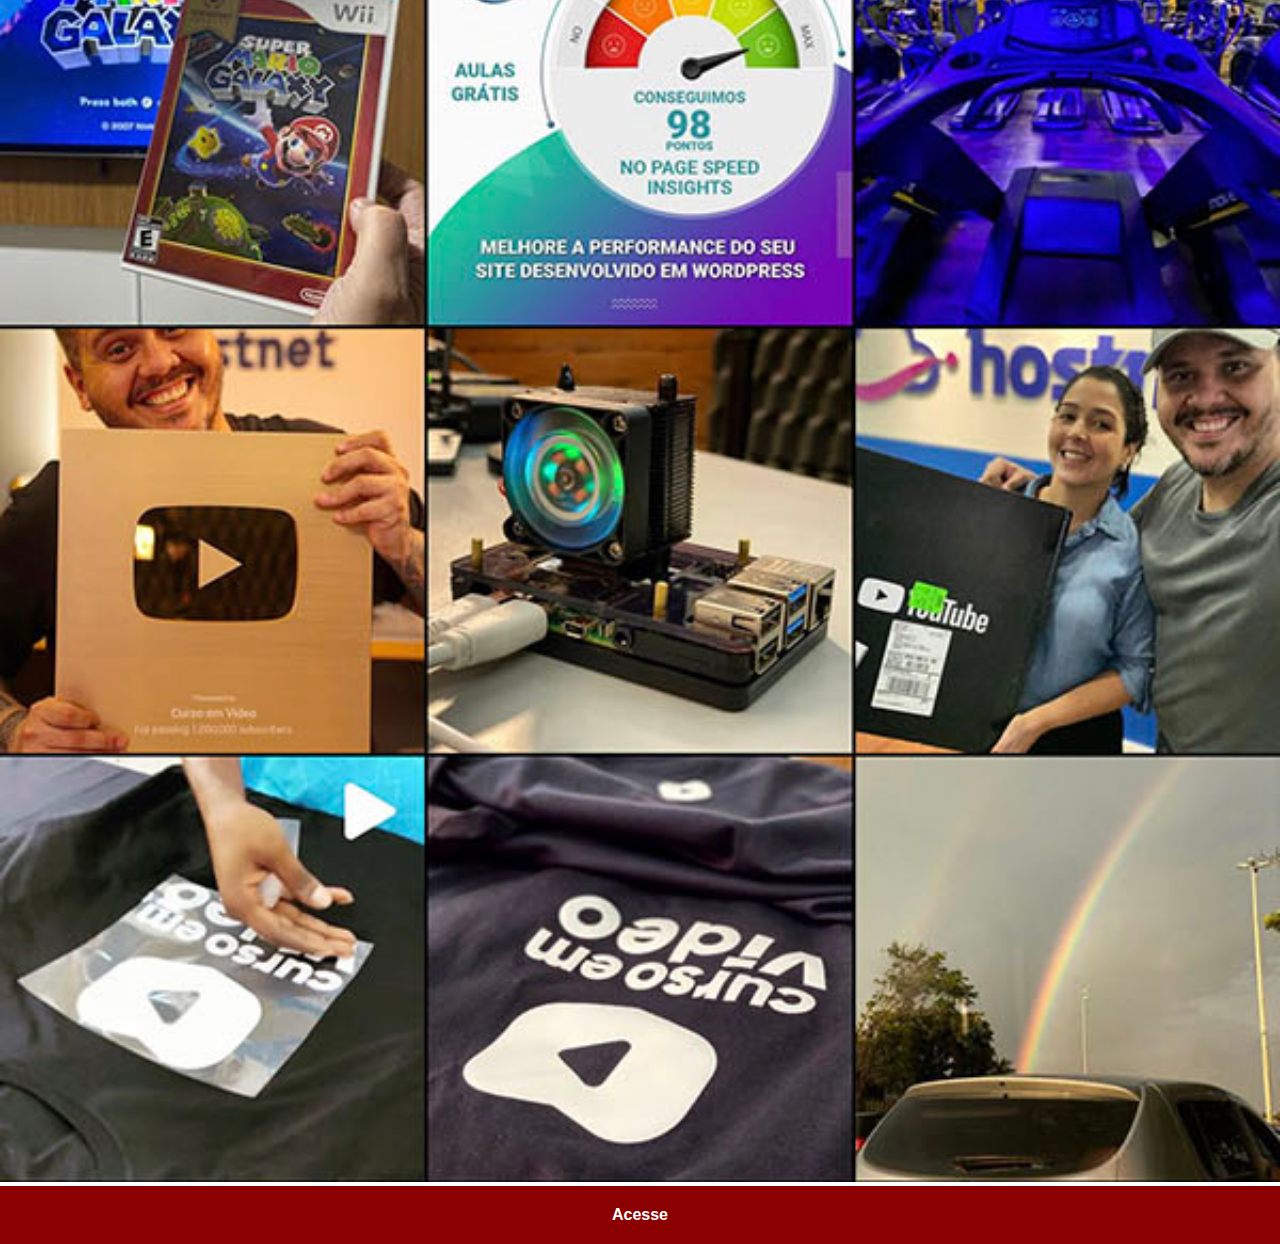
<file: instagram.html>
<!DOCTYPE html>
<html lang="pt-br">
<head>
    <meta charset="UTF-8">
    <meta name="viewport" content="width=device-width, initial-scale=1.0">
    <title>Instagram</title>
    <link rel="stylesheet" href="estilos/social.css">
</head>
<body>
    <img src="imagens/tela-instagram.jpg" alt="Instagram">
    <a href="https://www.instagram.com/gustavoguanabara/" target="_blank">Acesse</a>
</body>
</html>
</file>
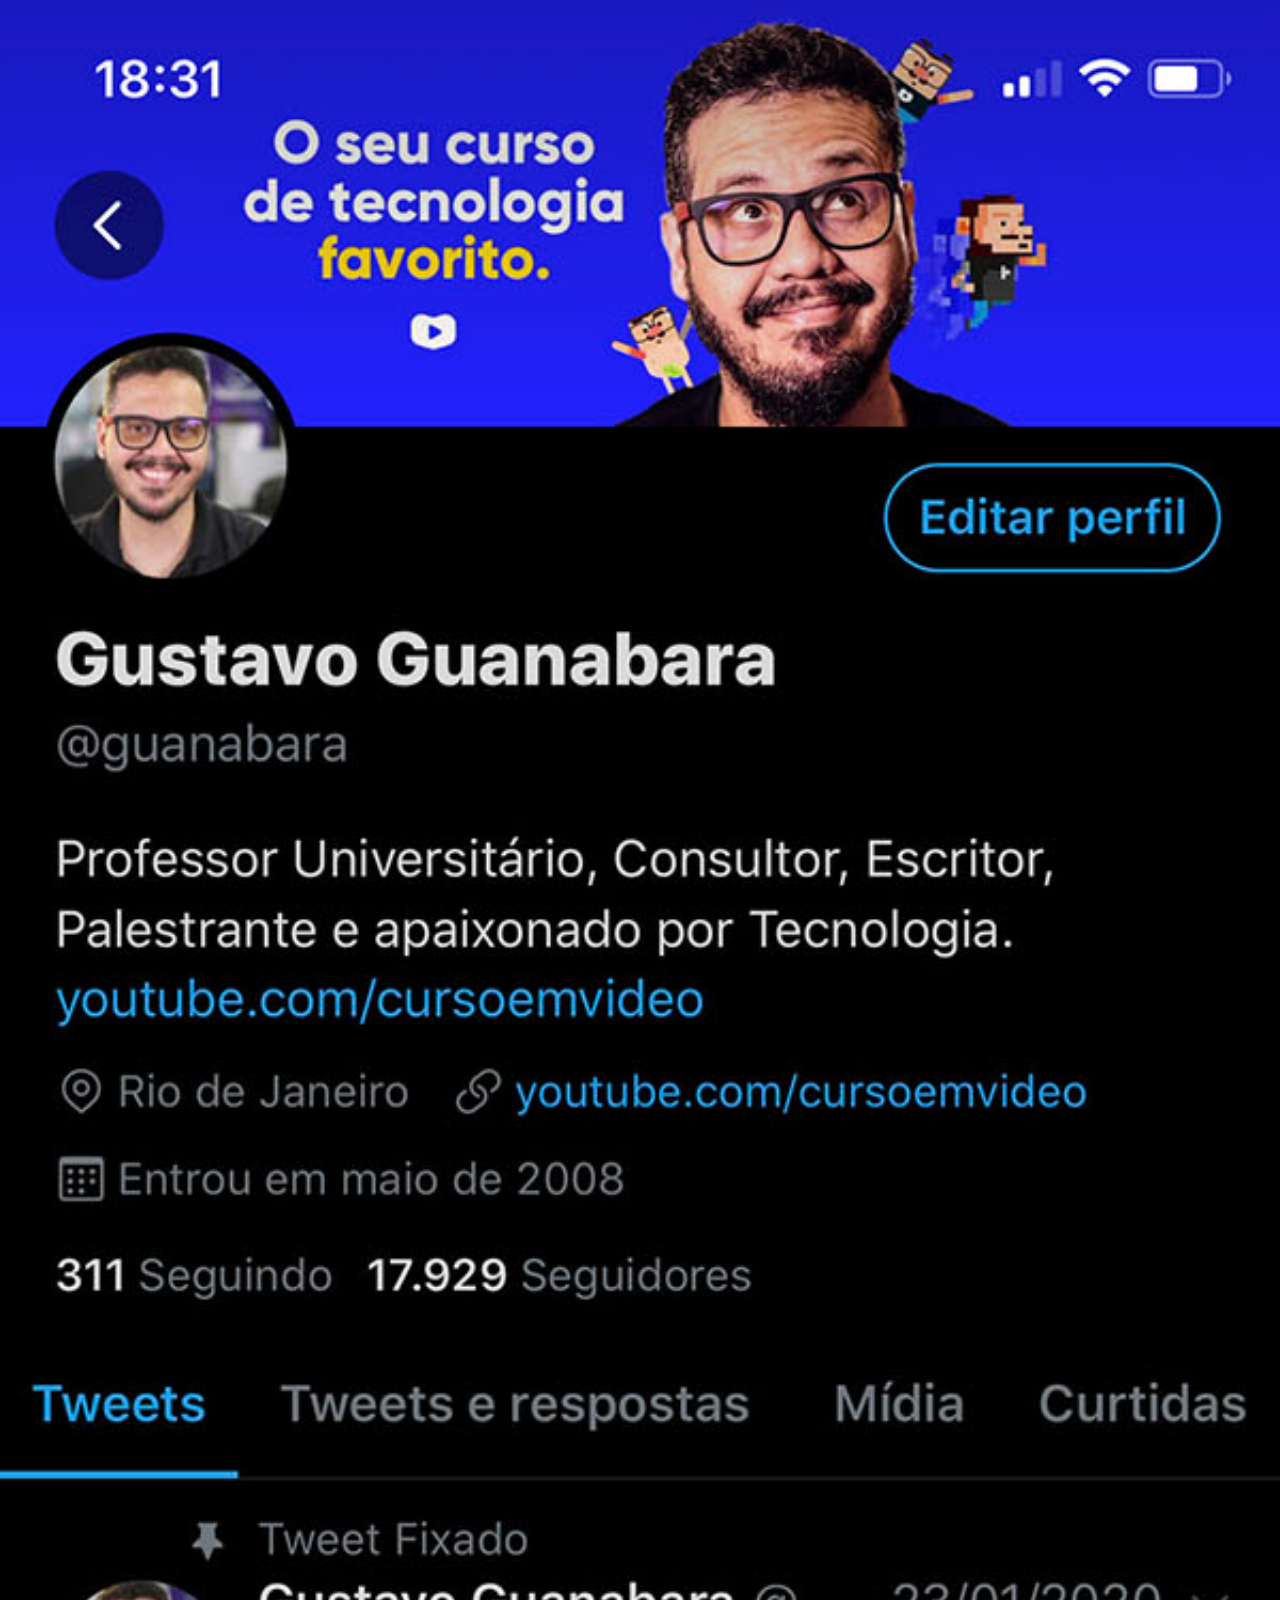
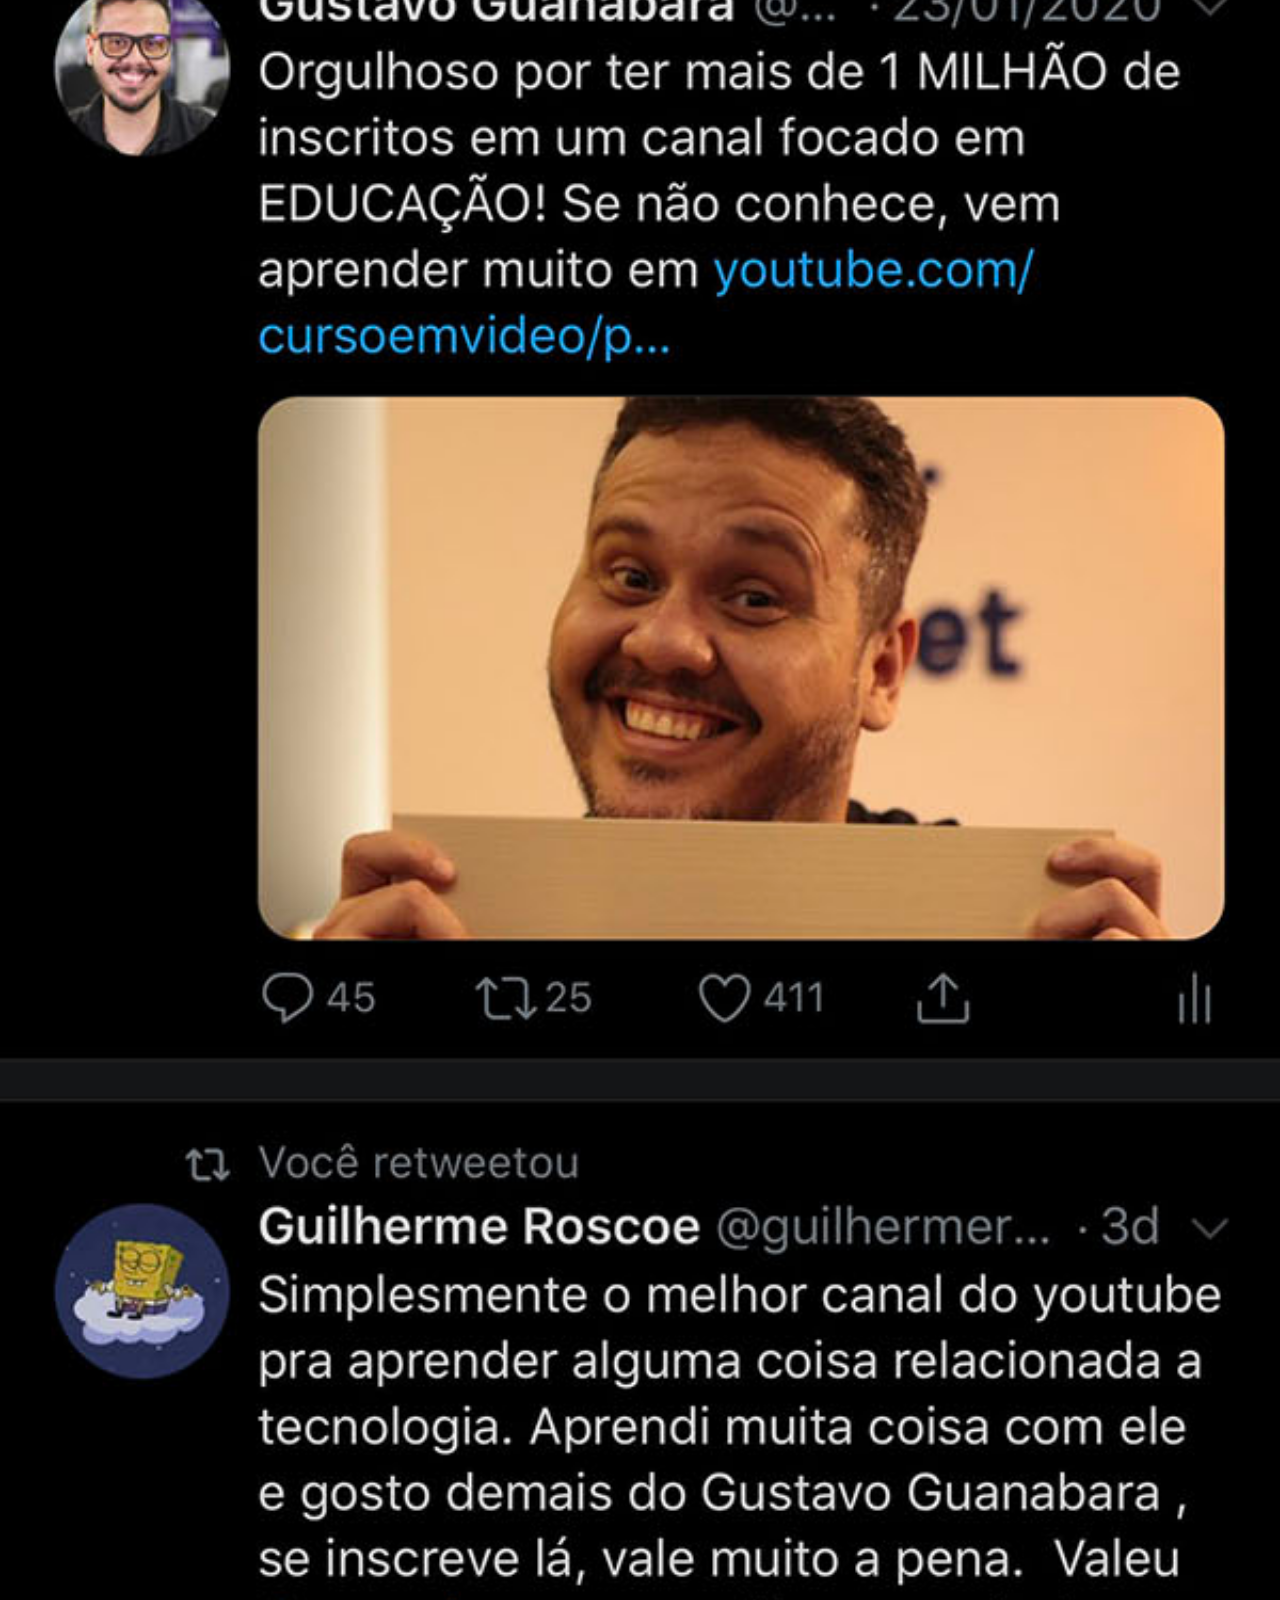
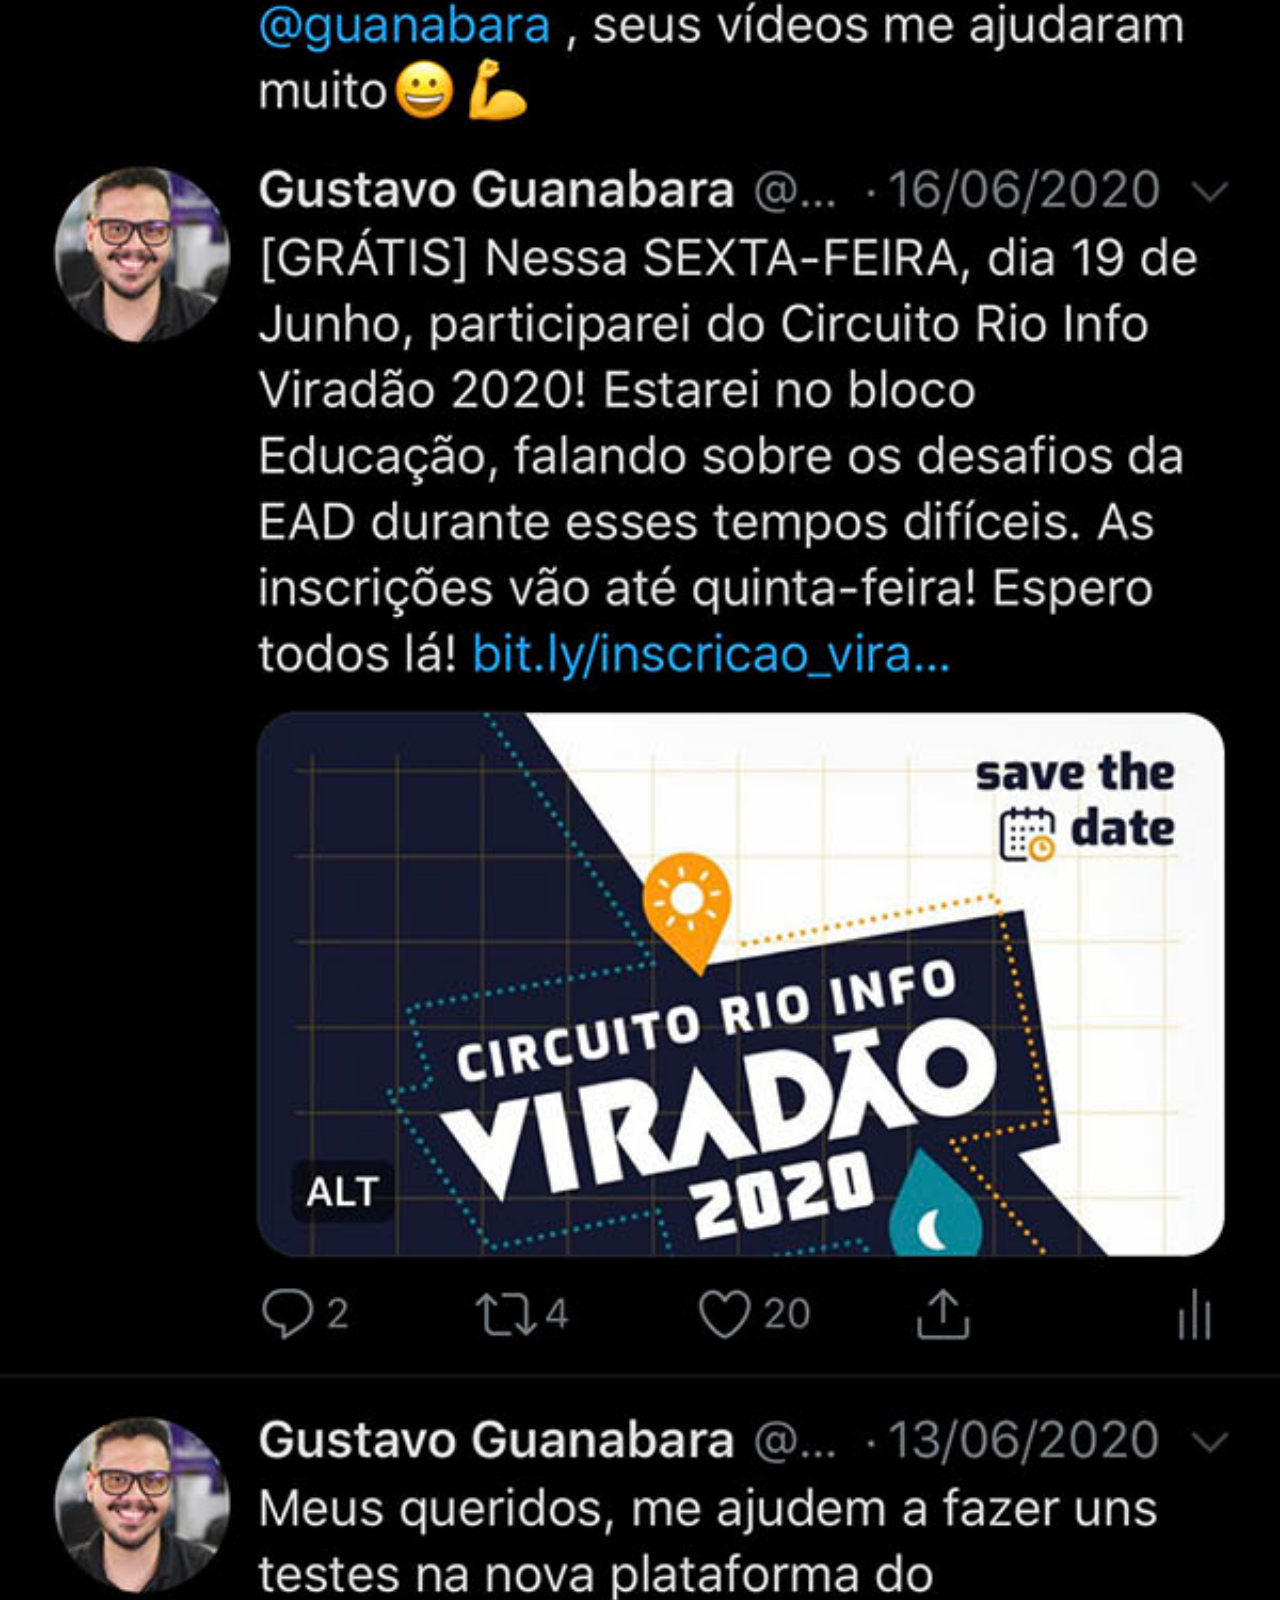
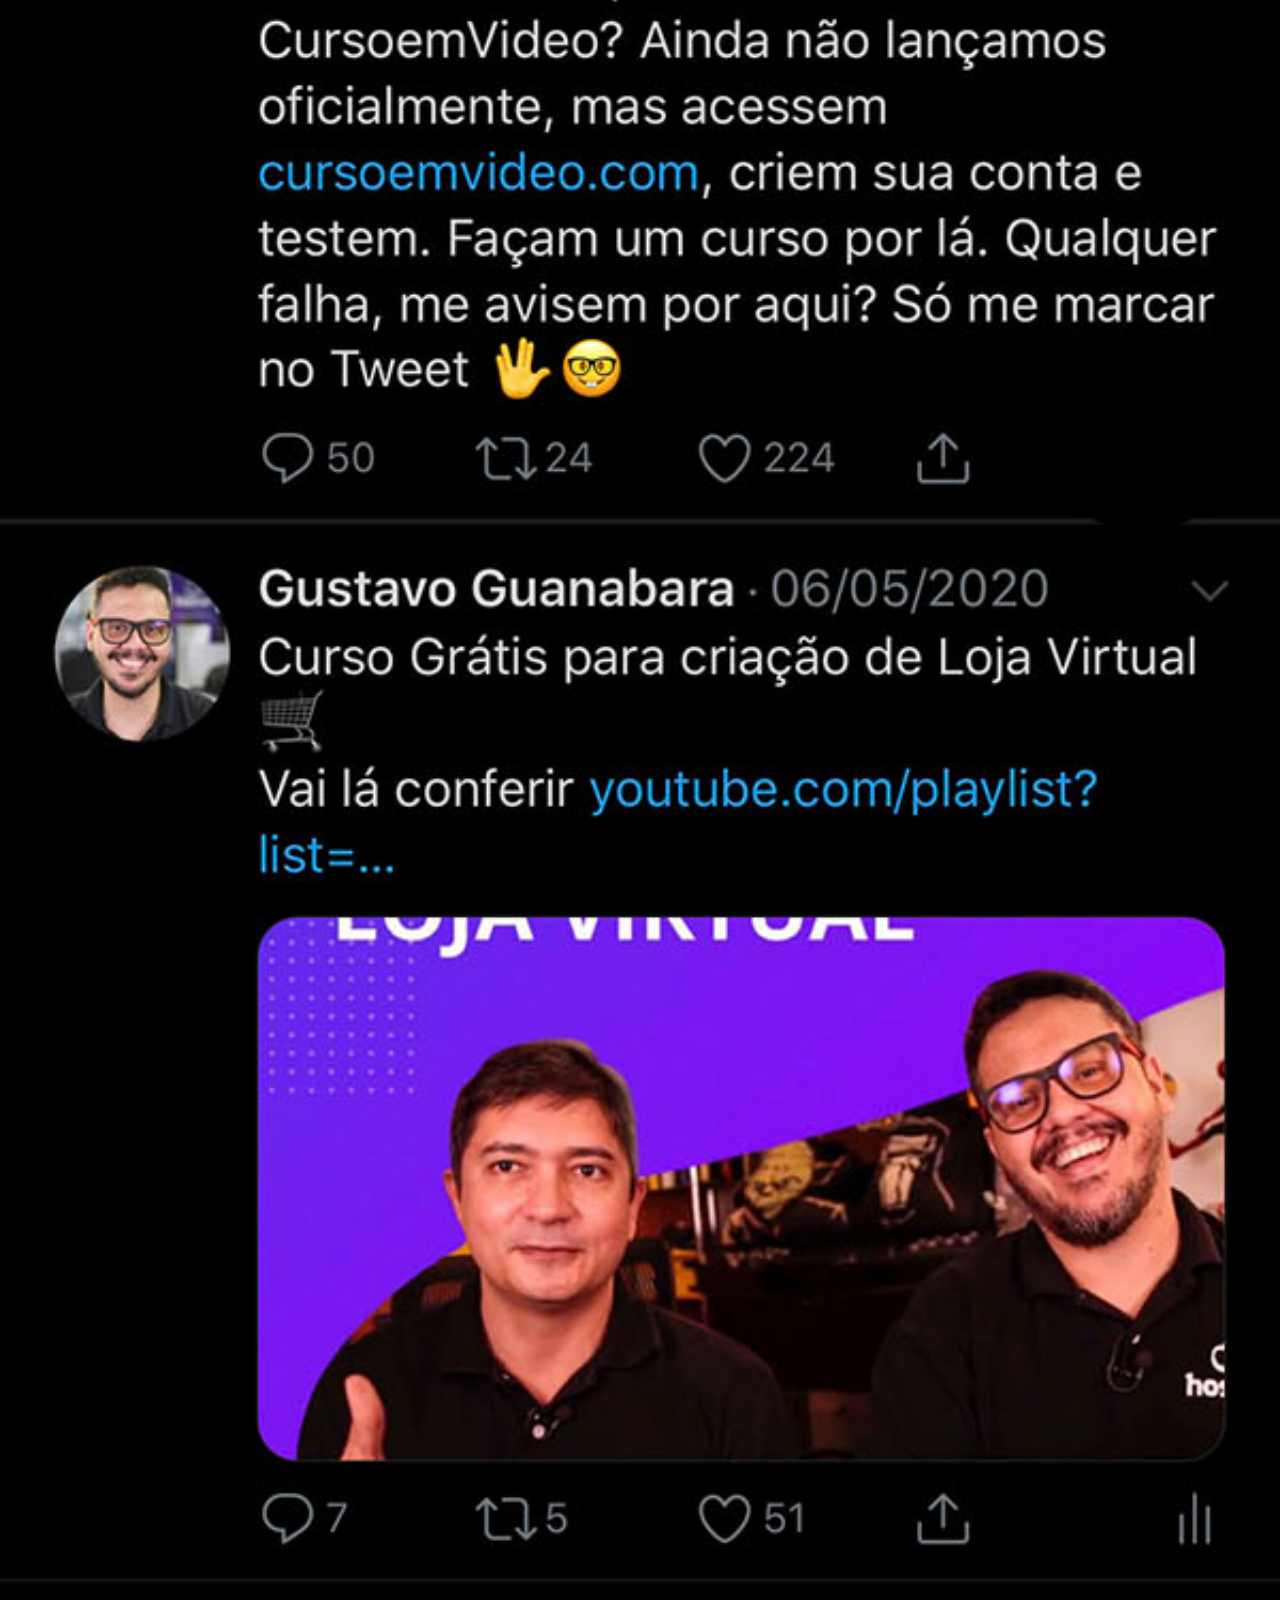
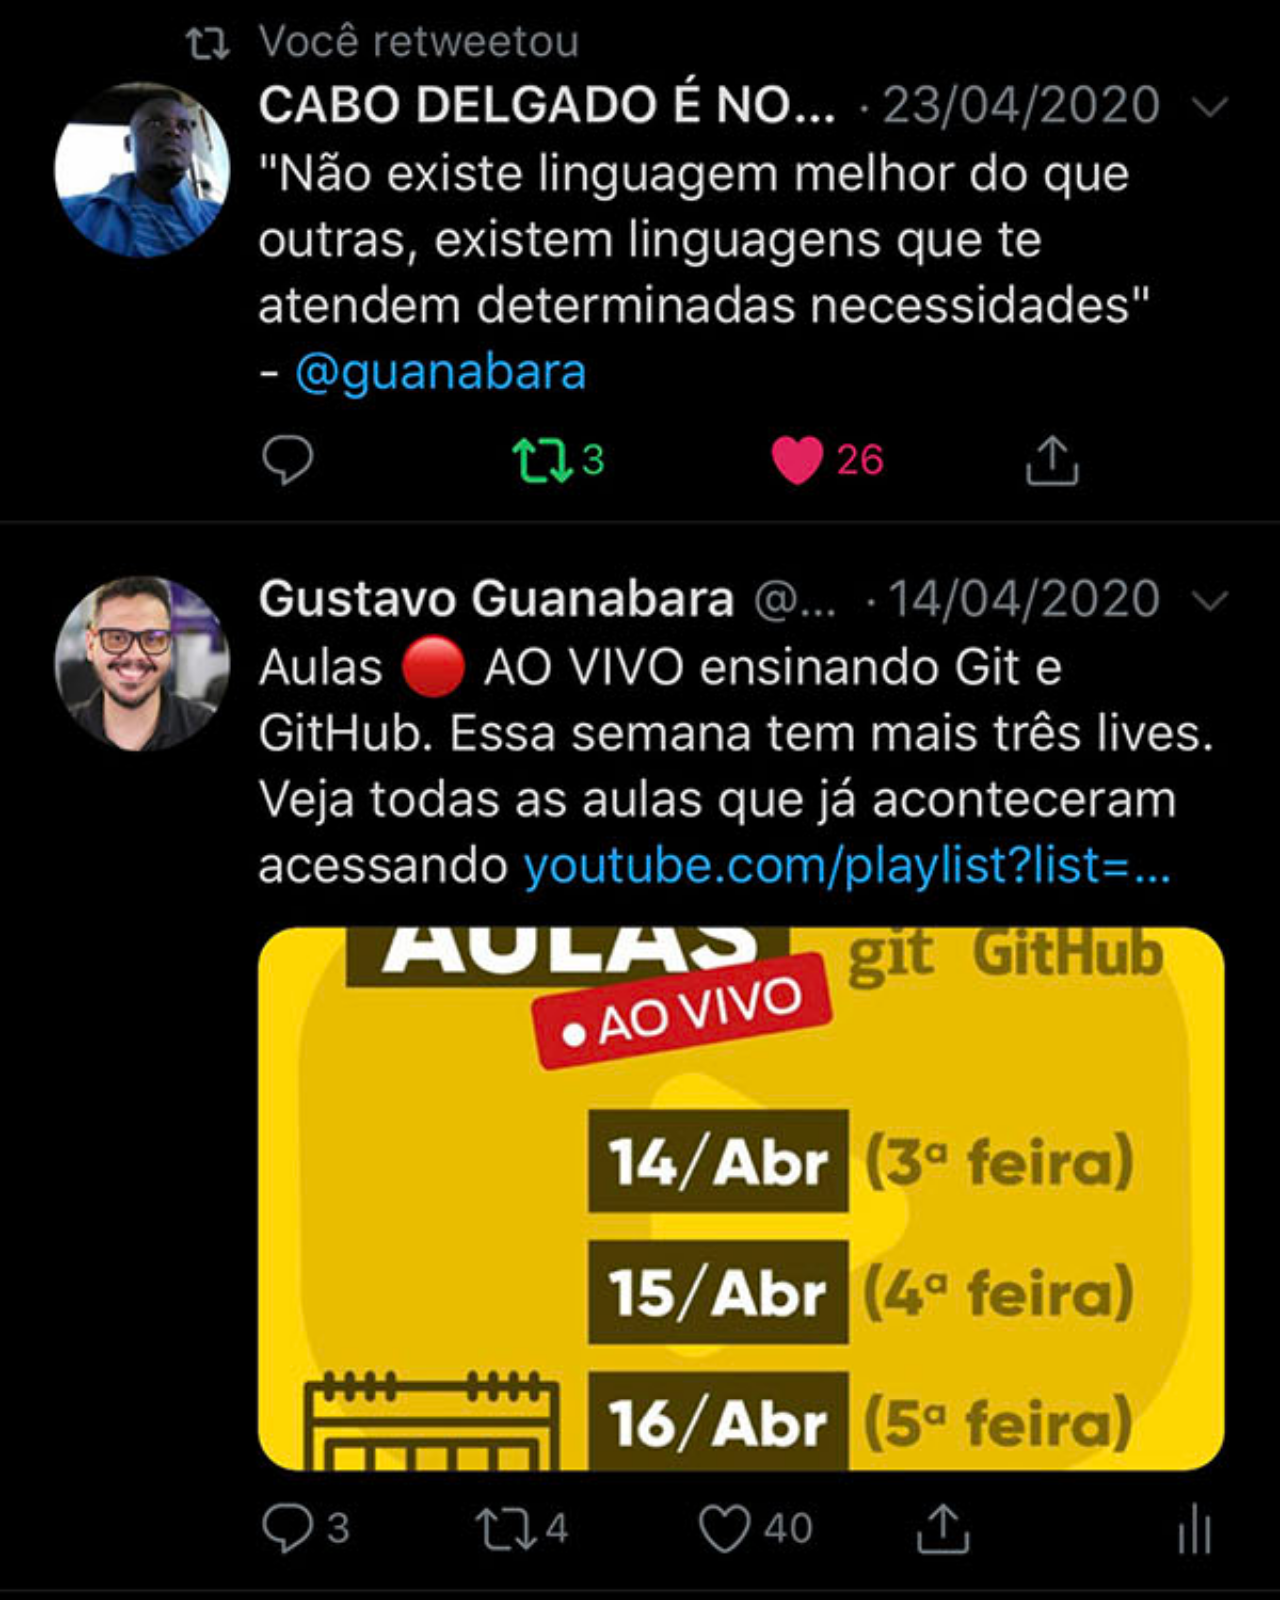
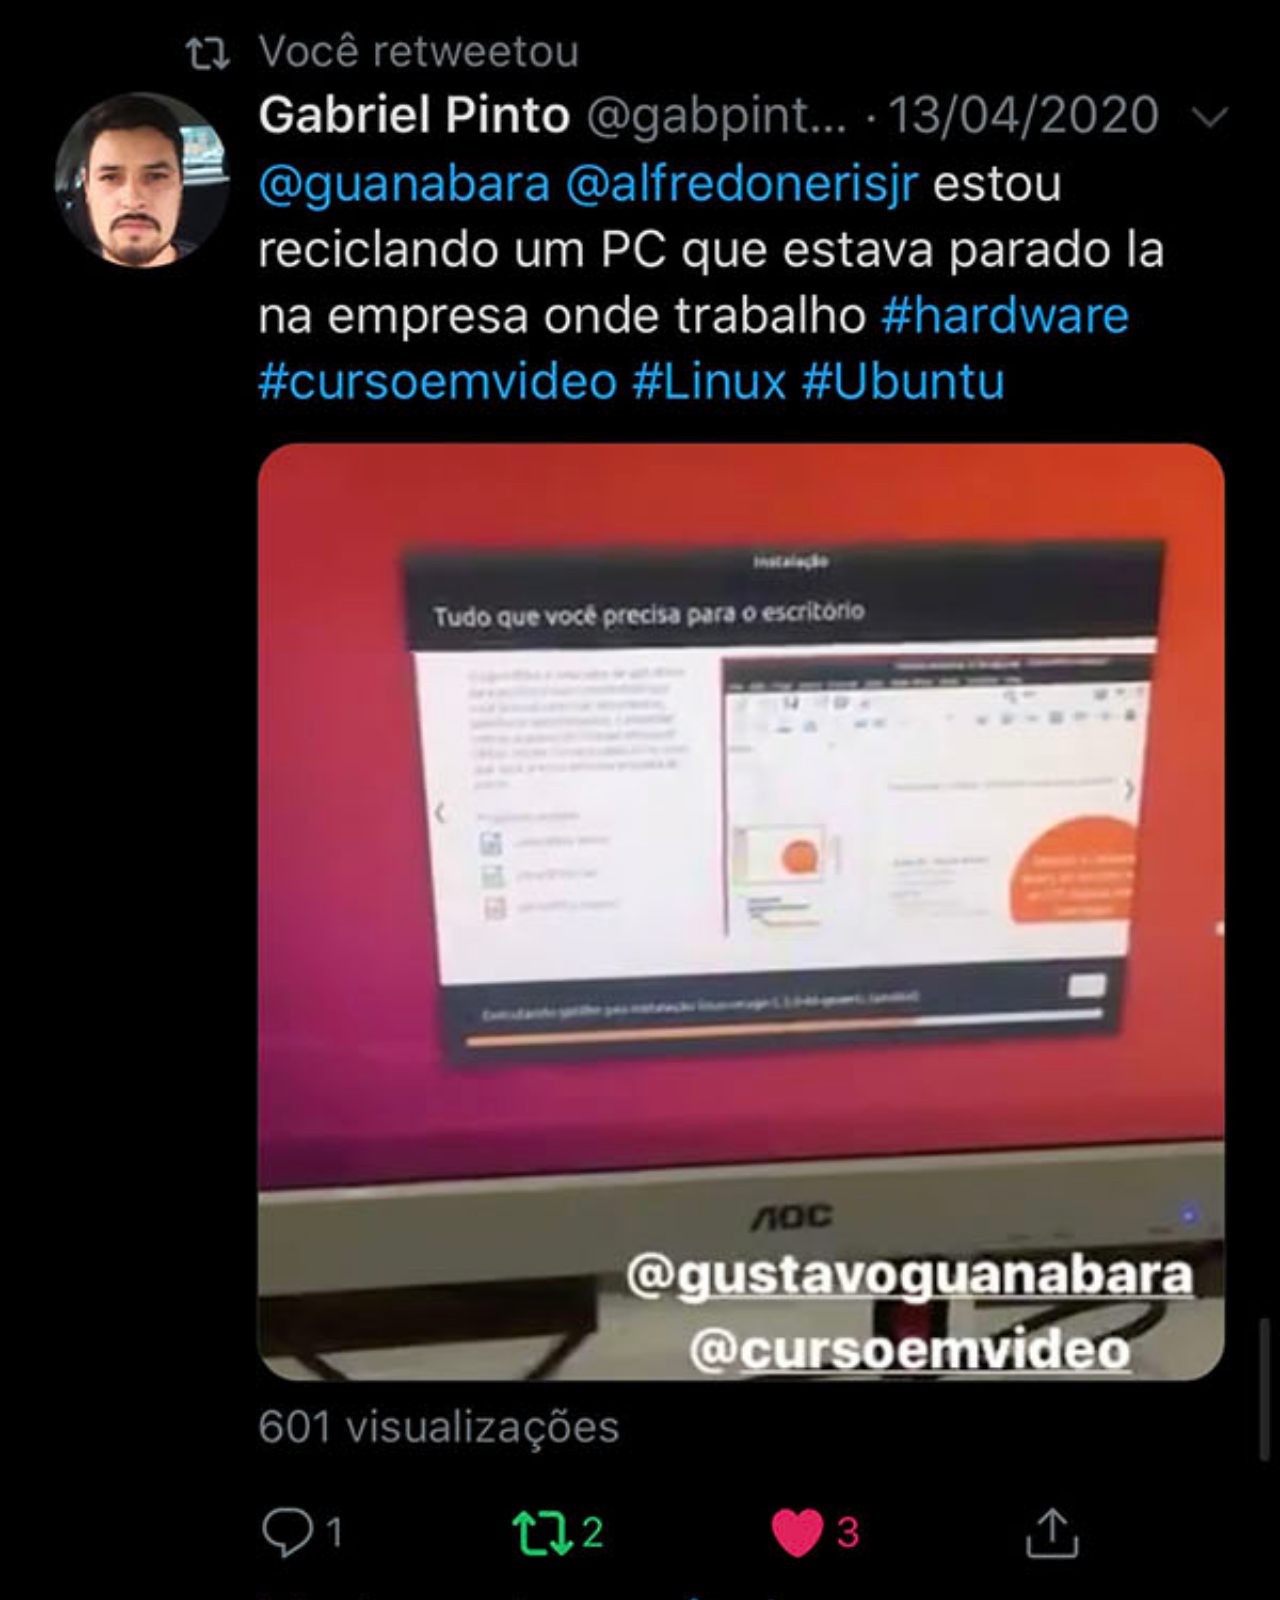
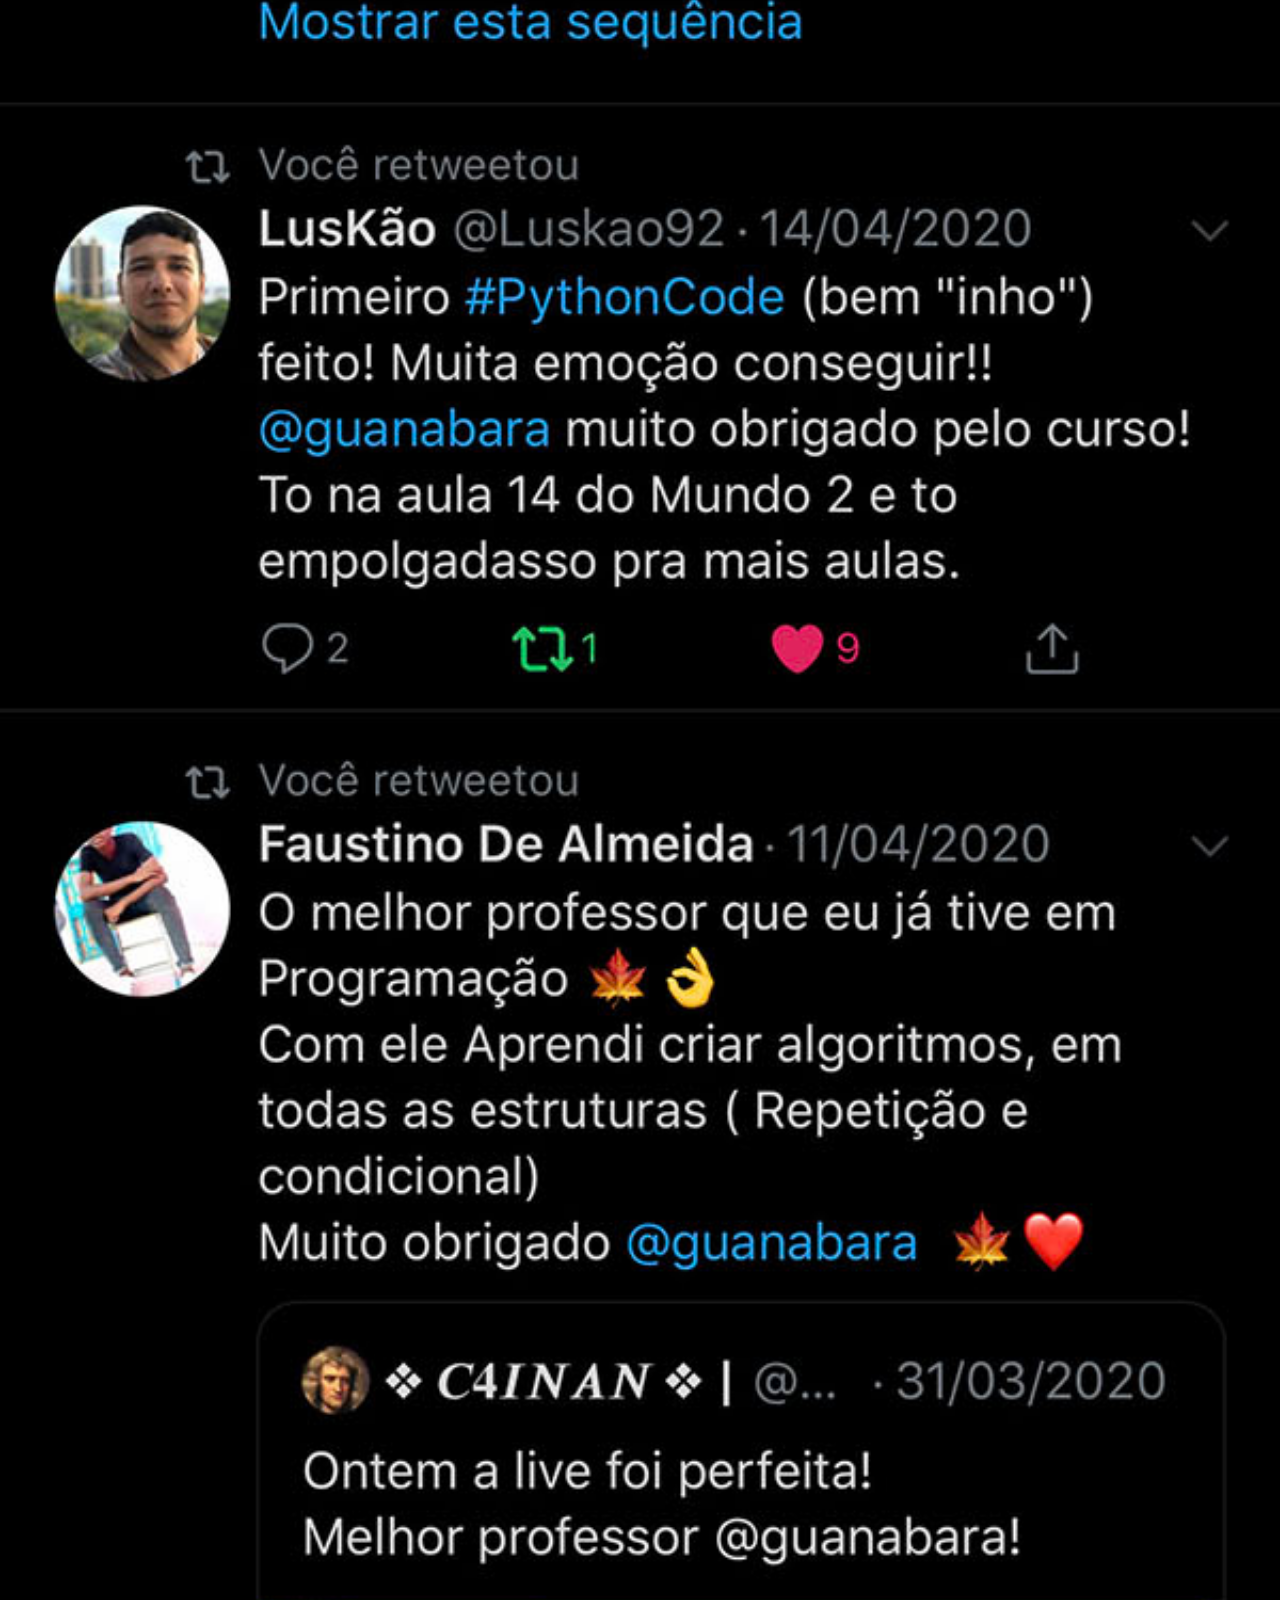
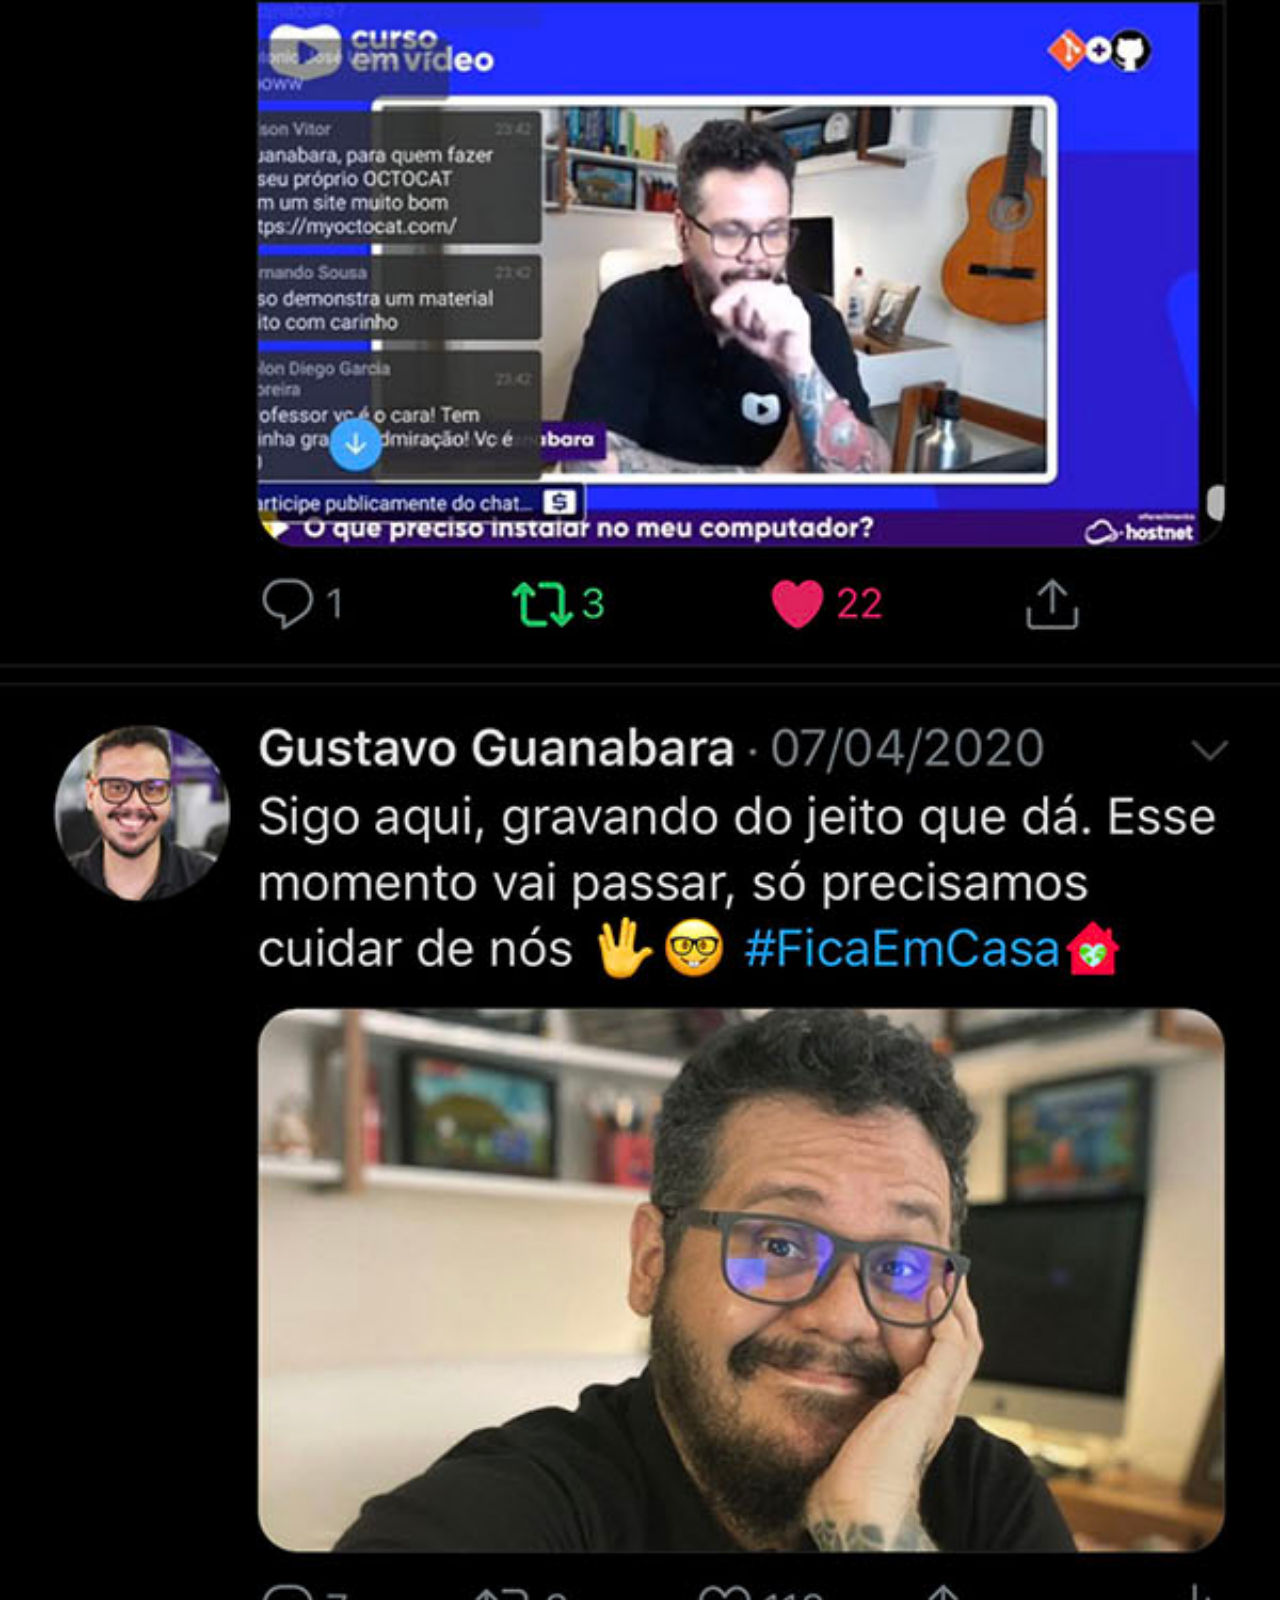
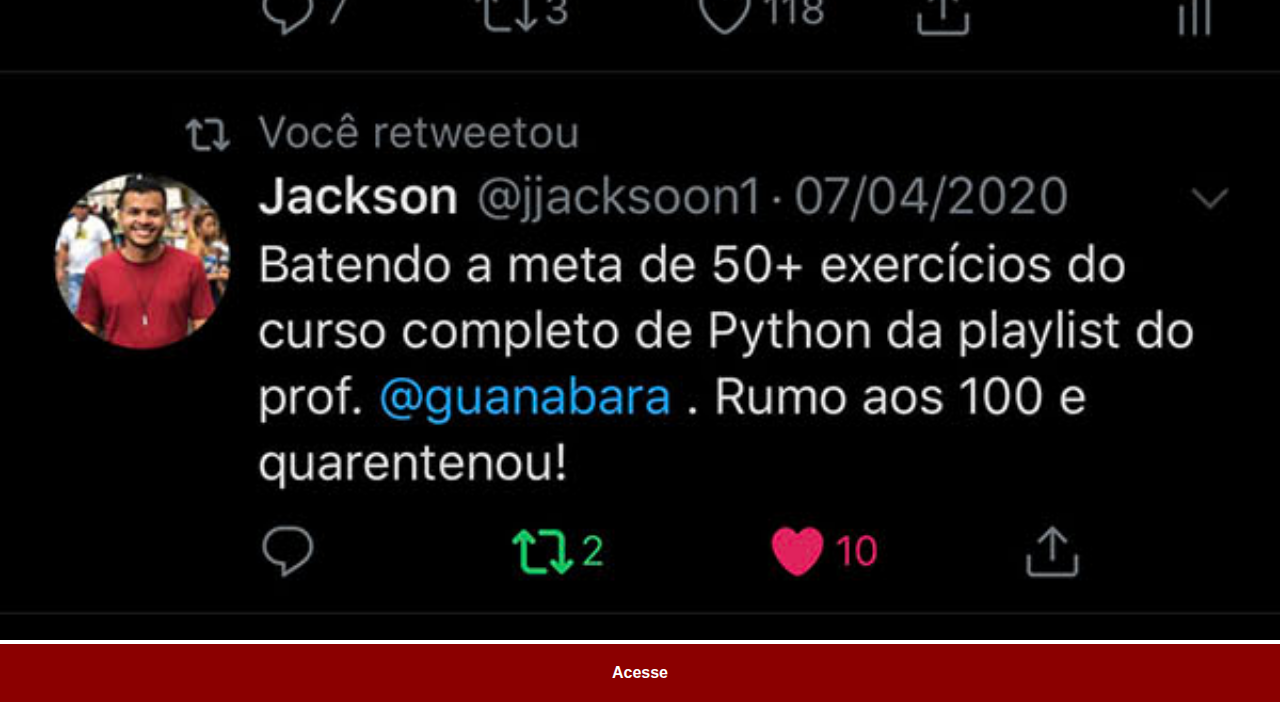
<file: twitter.html>
<!DOCTYPE html>
<html lang="pt-br">
<head>
    <meta charset="UTF-8">
    <meta name="viewport" content="width=device-width, initial-scale=1.0">
    <title>Twitter</title>
    <link rel="stylesheet" href="estilos/social.css">
</head>
<body>
    <img src="imagens/tela-twitter.jpg" alt="Twitter">
    <a href="https://twitter.com/gustavoguanabara/" target="_blank">Acesse</a>
</body>
</html>
</file>
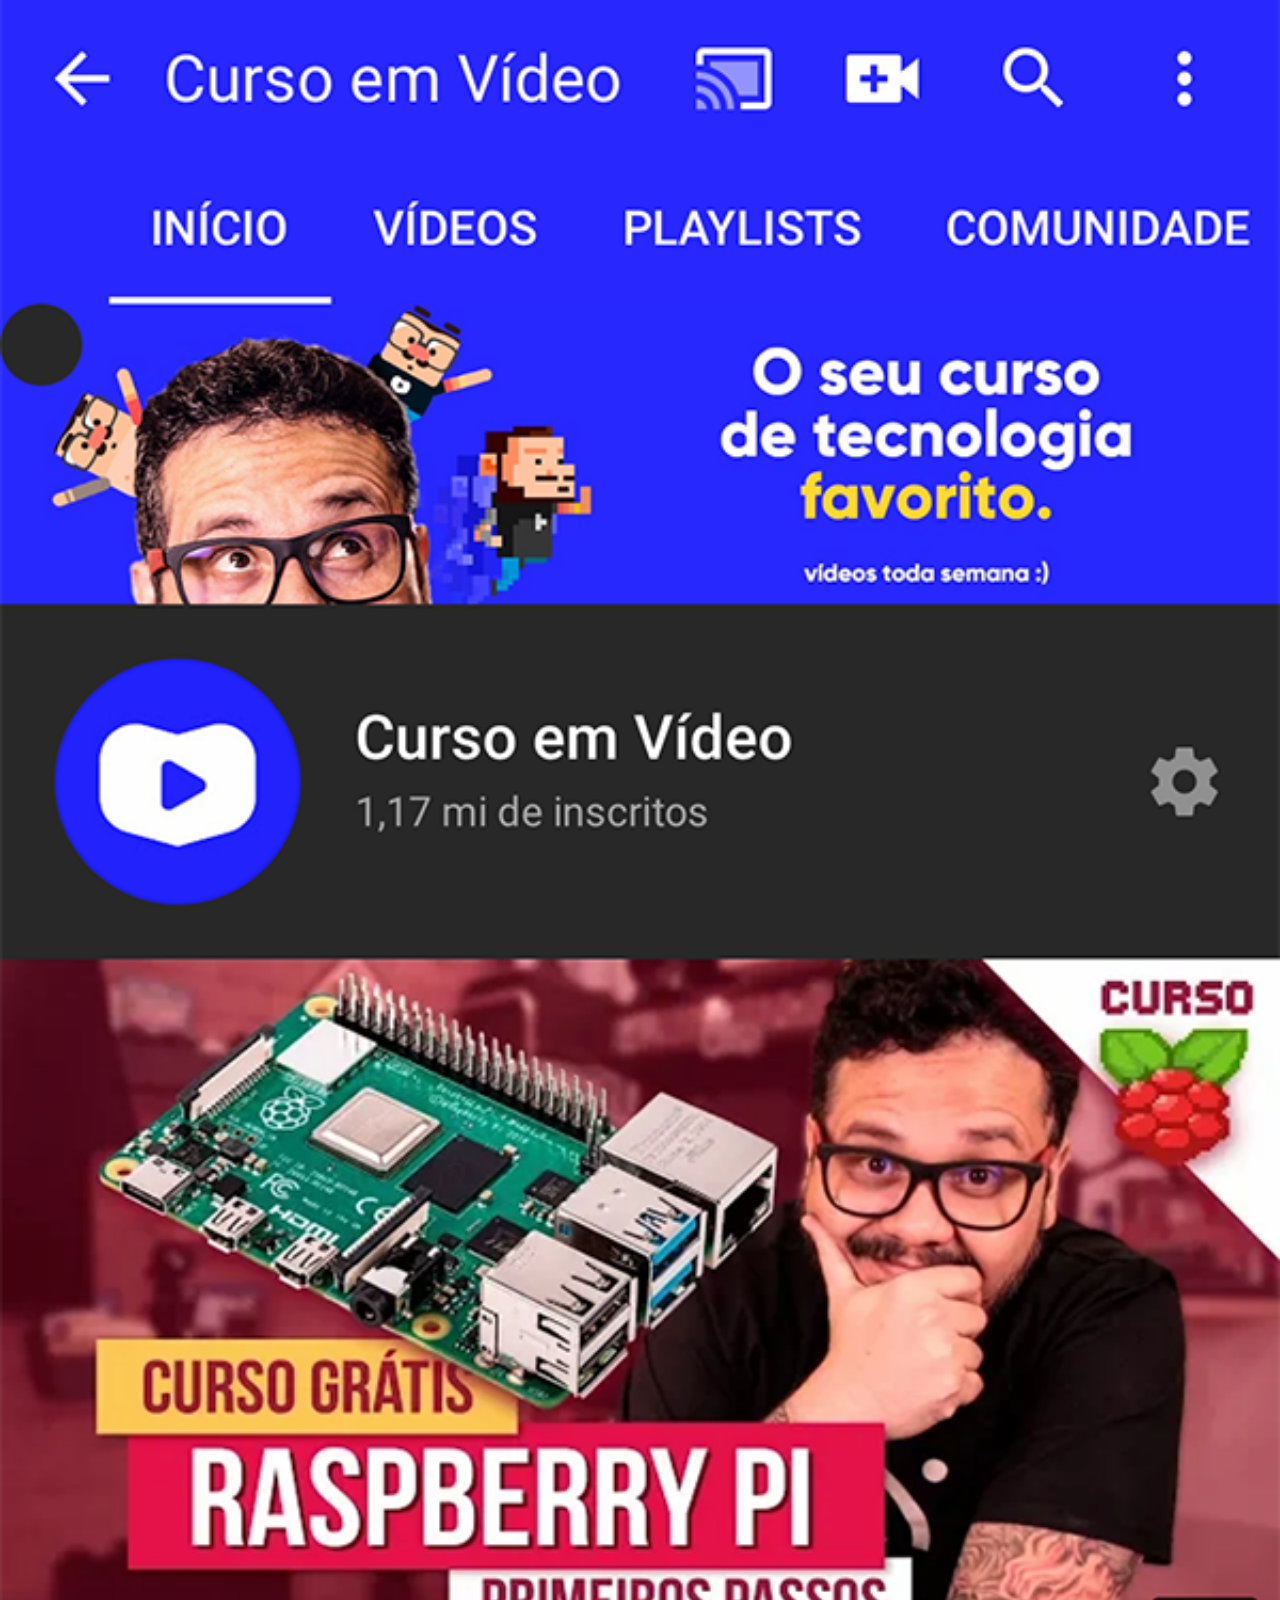
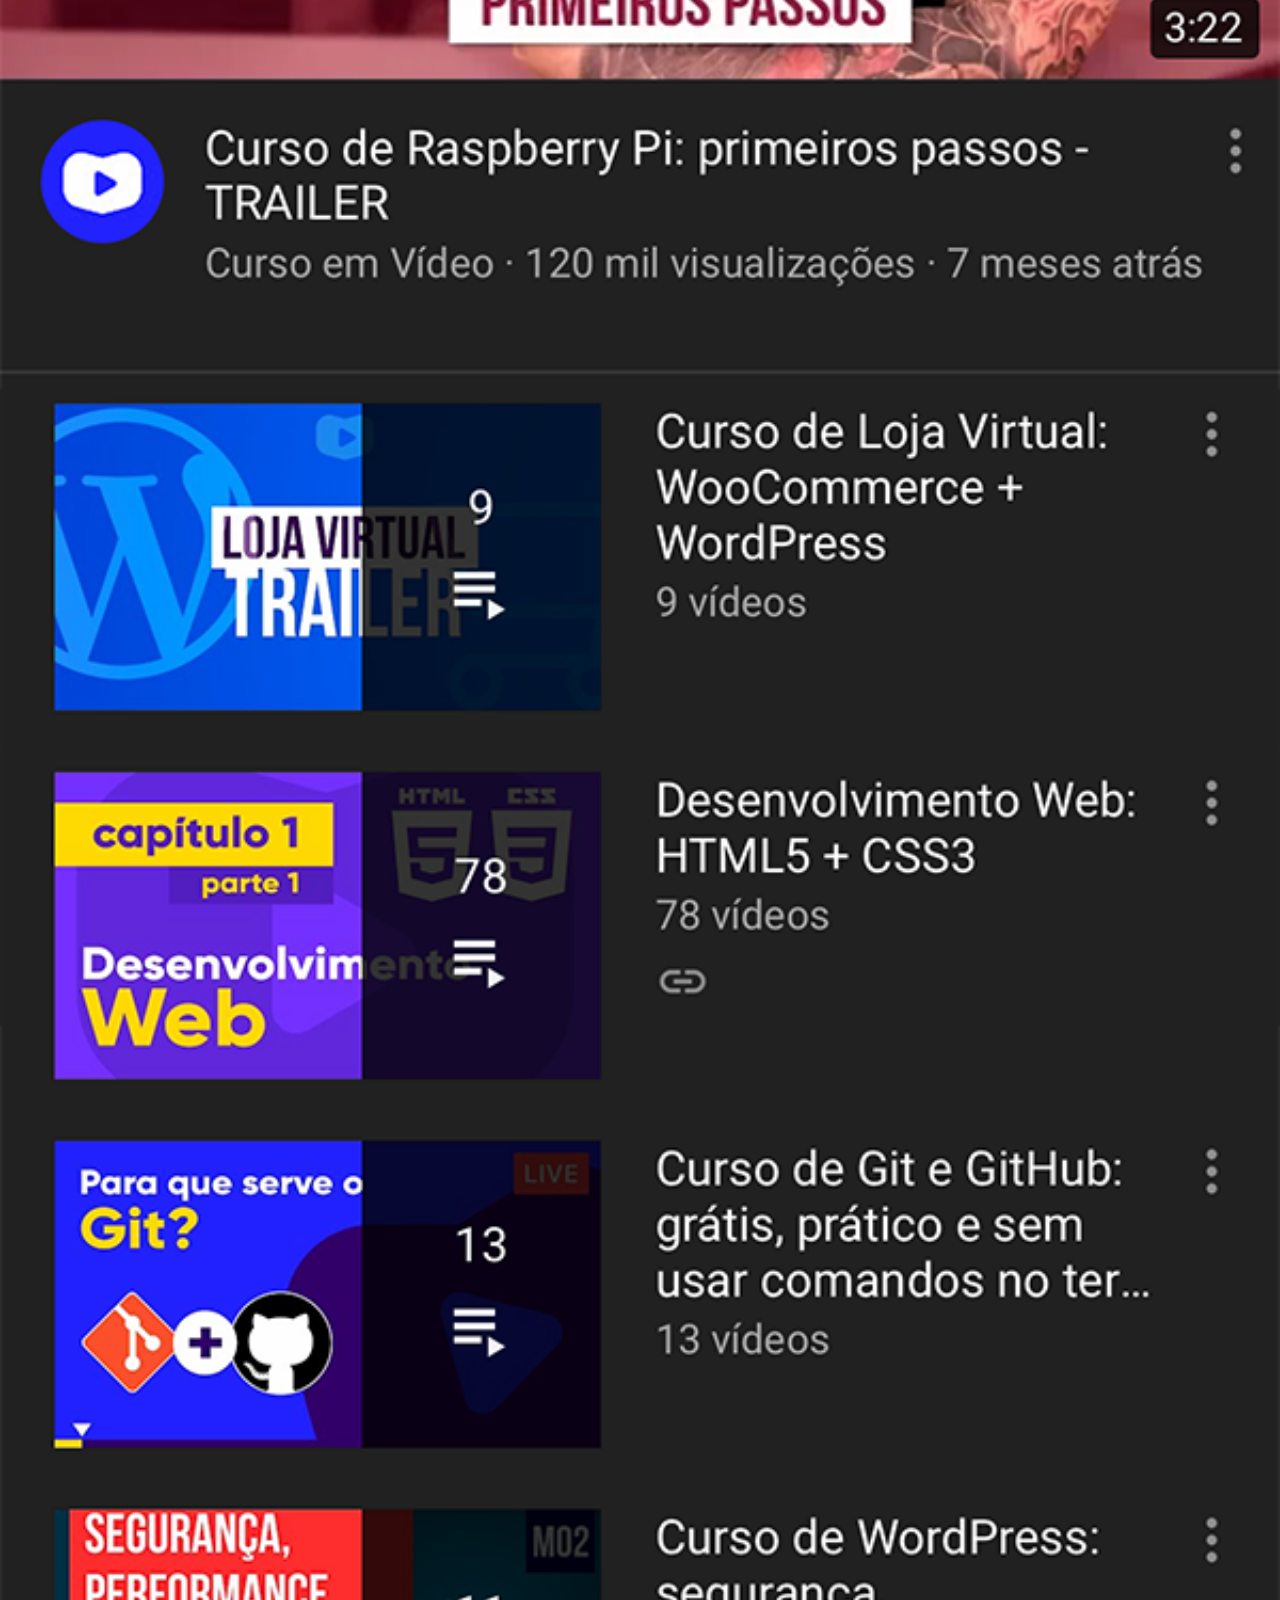
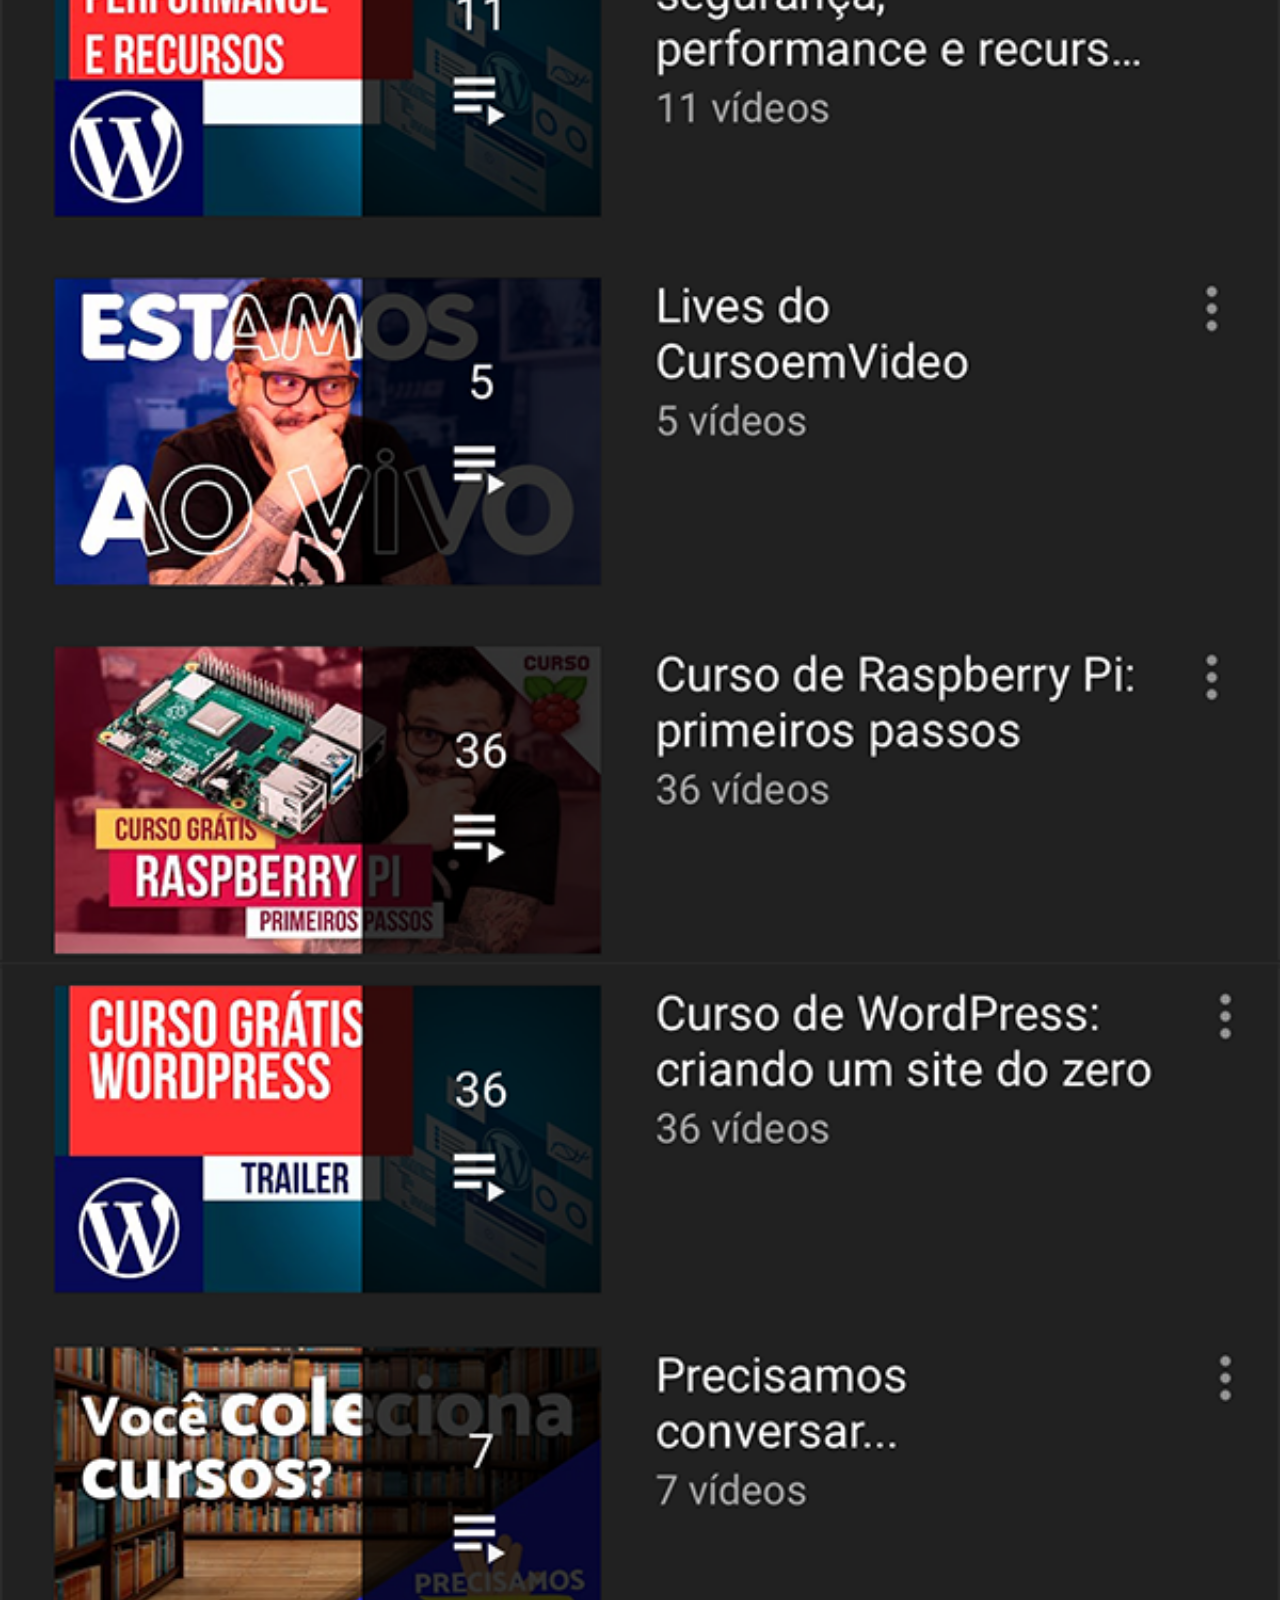
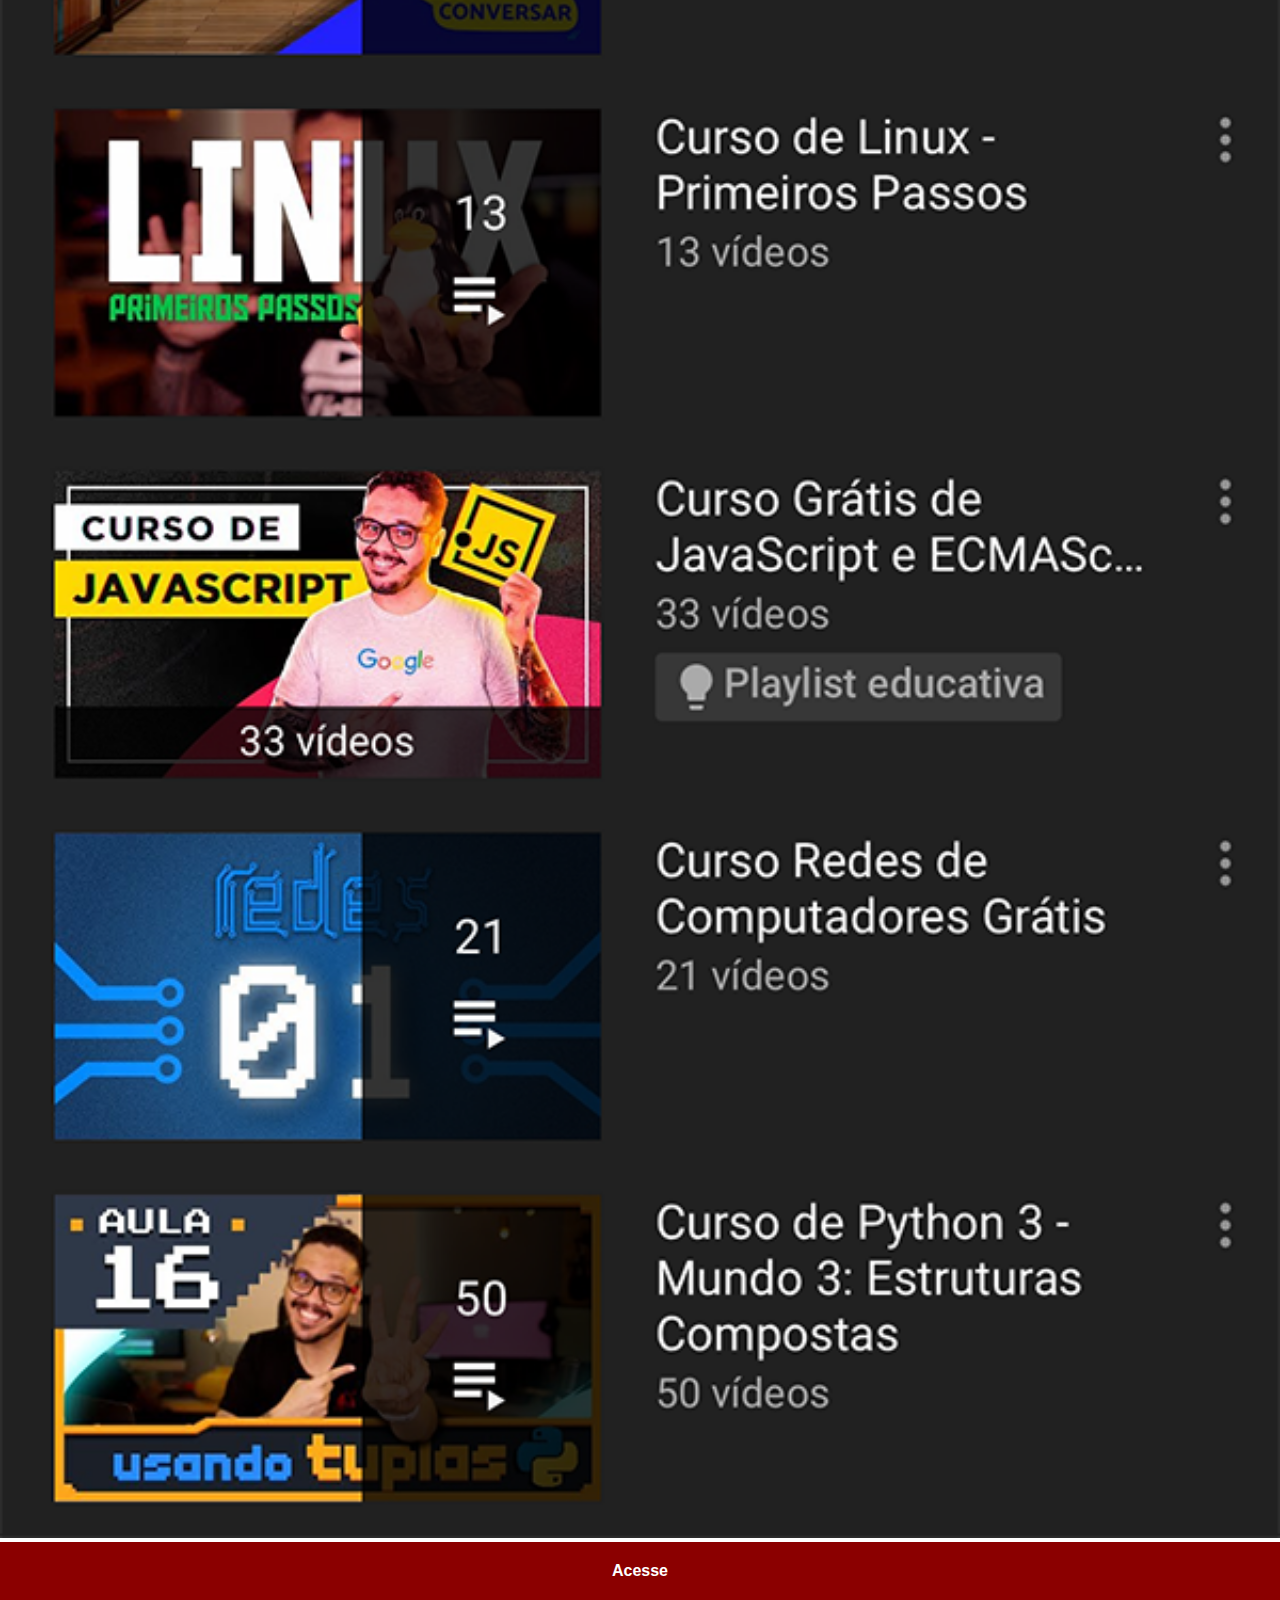
<file: youtube.html>
<!DOCTYPE html>
<html lang="pt-br">
<head>
    <meta charset="UTF-8">
    <meta name="viewport" content="width=device-width, initial-scale=1.0">
    <title>YouTube</title>
    <link rel="stylesheet" href="estilos/social.css">
</head>
<body>

    <img src="imagens/tela-youtube.png" alt="YouTube">
    <a href="https://www.youtube.com/@cursoemvideo/playlists" target="_blank">Acesse</a>
    
</body>
</html>
</file>
<file: estilos/styles.css>
@charset "UTF-8";

*{ margin: 0px;
    padding: 0px;
    font-family: Arial, Helvetica, sans-serif;

}

html, body{
    height: 100vh;
    width: 100vh;
    background-color: black;
}

body{

    background: url('../imagens/fundo-madeira.jpg') no-repeat top center;
    background-size: cover;
    background-attachment: fixed;

}

main{

    height: 100vh;
    position: relative;
    

}

section#telefone {
    position: absolute;
    top: 50%;
    left: 50%;
    transform: translate(-50%, -50%);
    height: 627px;
    width: 311px;
    background: url('../imagens/frame-iphone.png') no-repeat;
}

iframe#tela {
    position: relative;
    top: 80px;
    left: 22px;
    width: 267px;
    height: 471px;

}
section#redes-sociais{
    text-align: right;



}
section#redes-sociais img{
 
    width: 50px;
    margin: 10px;
    border-radius: 50%;
    box-shadow: 2px 2px 5px rgba(0, 0, 0, 0.400);
    box-sizing: border-box;
}

section#redes-sociais img:hover{
    border: 2px solid rgba(255, 255, 255, 0.667);
    transform: translate(-3px, -3px);
    box-shadow: 5px 5px 10px rgba(0, 0, 0, 0.600);
    transition: transform 0.3s;
}
</file>
<file: estilos/social.css>
@charset "UTF-8";
   *{
            margin: 0px;
            padding: 0px;
            font-family: Arial, Helvetica, sans-serif;

        }
        ::-webkit-scrollbar{
            width: 0px;
            height: 0px;
        }
        img{
            width: 100vw;
        }

        a{
            display:block;
            background-color: darkred;
            color: white;
            padding: 20px;
            text-align: center;
            font-weight: bolder;
            text-decoration: none;
        }
</file>
